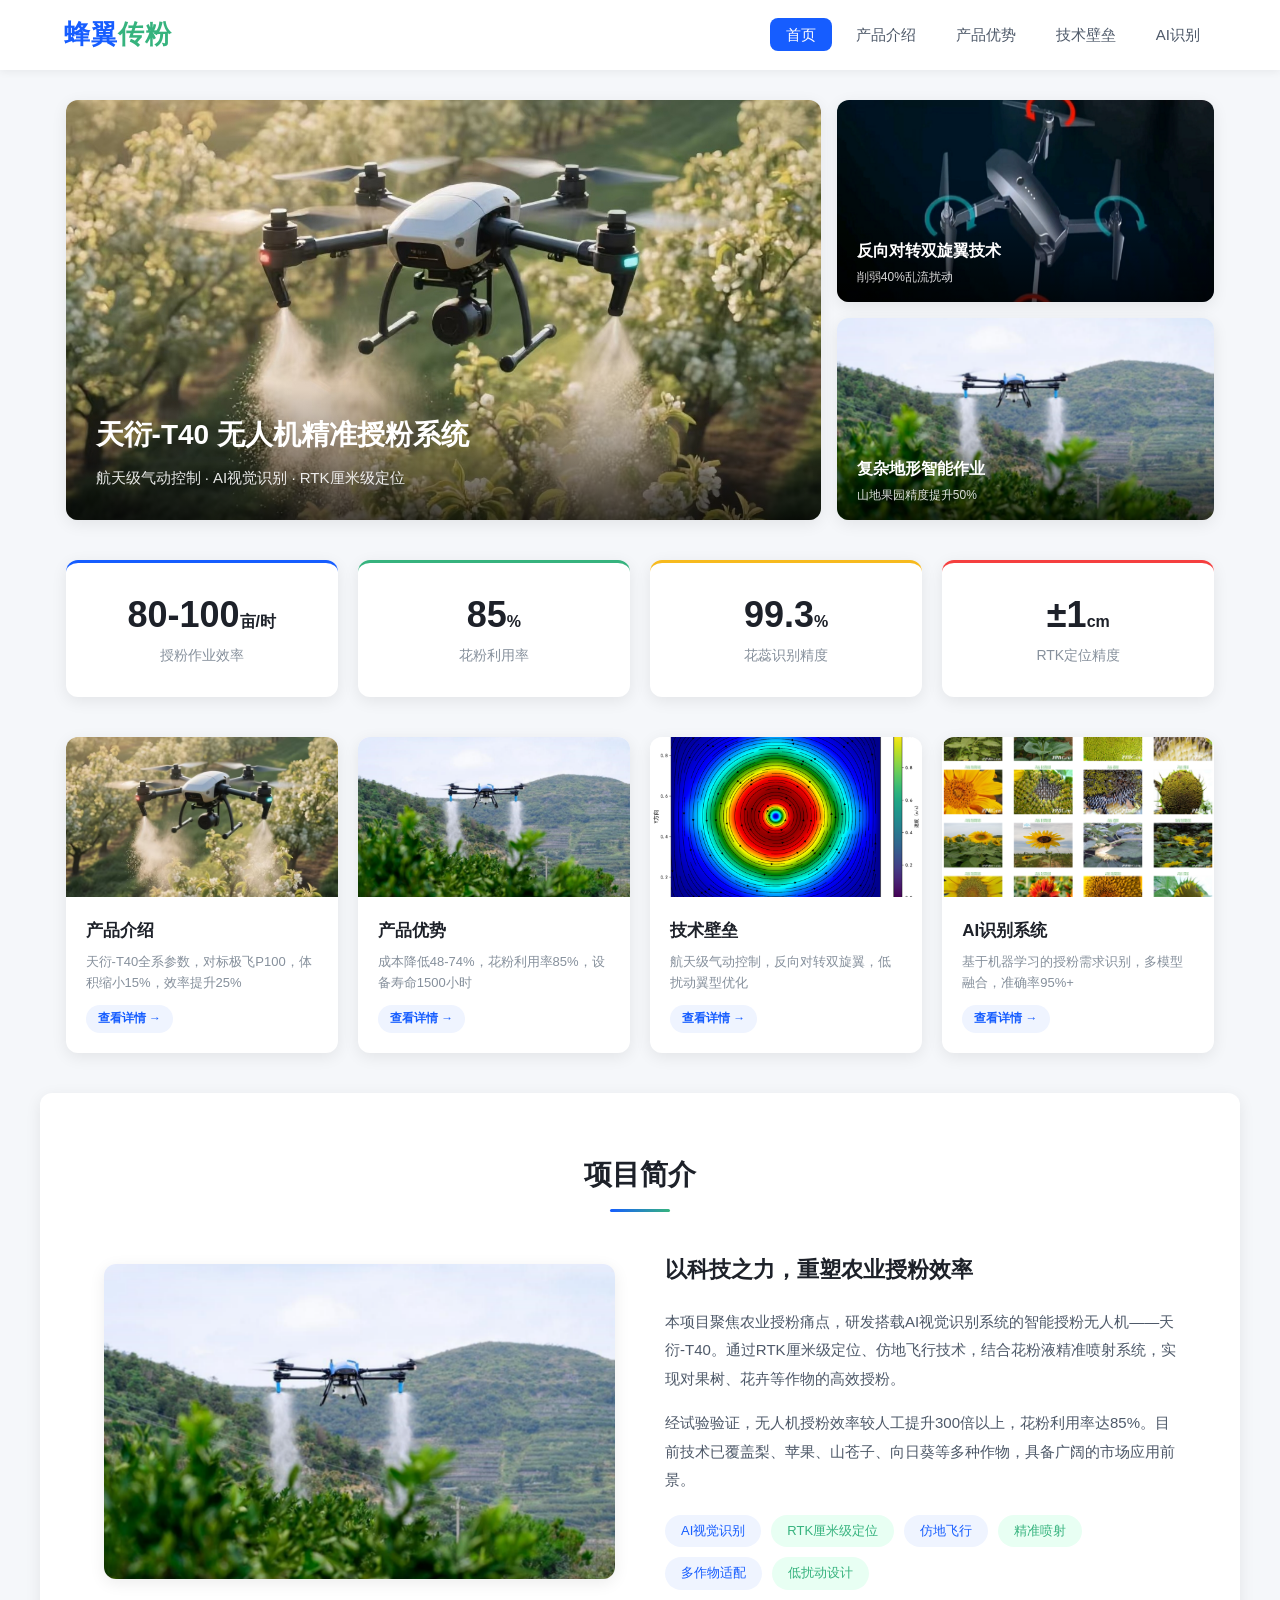
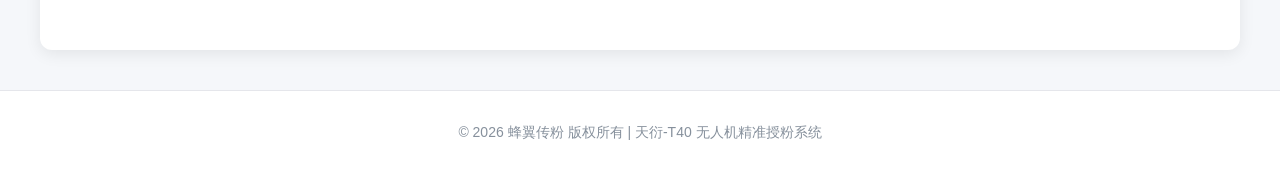
<file: index.html>
<!DOCTYPE html>
<html lang="zh-CN">
<head>
    <meta charset="UTF-8">
    <meta name="viewport" content="width=device-width, initial-scale=1.0">
    <title>蜂翼传粉 - 天衍-T40 无人机精准授粉系统</title>
    <link rel="stylesheet" href="css/style.css">
    <style>
        /* ===== 首页 Hero 区域 ===== */
        .hero {
            max-width: 1200px;
            margin: 30px auto;
            padding: 0 2%;
            display: grid;
            grid-template-columns: 2fr 1fr;
            grid-template-rows: 1fr 1fr;
            gap: 16px;
            height: 420px;
        }

        .hero-main {
            grid-row: 1 / 3;
            position: relative;
            border-radius: var(--radius);
            overflow: hidden;
            box-shadow: var(--shadow);
        }

        .hero-main img {
            width: 100%;
            height: 100%;
            object-fit: cover;
        }

        .hero-overlay {
            position: absolute;
            bottom: 0;
            left: 0;
            right: 0;
            padding: 30px;
            background: linear-gradient(transparent, rgba(0, 0, 0, 0.7));
            color: var(--white);
        }

        .hero-overlay h2 {
            font-size: 28px;
            margin-bottom: 8px;
        }

        .hero-overlay p {
            font-size: 15px;
            opacity: 0.9;
        }

        .hero-side {
            position: relative;
            border-radius: var(--radius);
            overflow: hidden;
            box-shadow: var(--shadow);
            transition: var(--transition);
        }

        .hero-side:hover {
            transform: scale(1.02);
        }

        .hero-side img {
            width: 100%;
            height: 100%;
            object-fit: cover;
        }

        .hero-side-overlay {
            position: absolute;
            bottom: 0;
            left: 0;
            right: 0;
            padding: 15px 20px;
            background: linear-gradient(transparent, rgba(0, 0, 0, 0.65));
            color: var(--white);
        }

        .hero-side-overlay h3 {
            font-size: 16px;
            margin-bottom: 4px;
        }

        .hero-side-overlay p {
            font-size: 12px;
            opacity: 0.85;
        }

        /* ===== 数据亮点 ===== */
        .stats-bar {
            max-width: 1200px;
            margin: 40px auto;
            padding: 0 2%;
            display: grid;
            grid-template-columns: repeat(4, 1fr);
            gap: 20px;
        }

        .stat-item {
            background: var(--white);
            border-radius: var(--radius);
            padding: 30px 20px;
            text-align: center;
            box-shadow: var(--shadow);
            transition: var(--transition);
            border-top: 3px solid transparent;
        }

        .stat-item:nth-child(1) { border-top-color: var(--primary-blue); }
        .stat-item:nth-child(2) { border-top-color: var(--primary-green); }
        .stat-item:nth-child(3) { border-top-color: #F7BA1E; }
        .stat-item:nth-child(4) { border-top-color: #F53F3F; }

        .stat-item:hover {
            transform: translateY(-4px);
            box-shadow: var(--shadow-hover);
        }

        .stat-number {
            font-size: 36px;
            font-weight: 800;
            color: var(--dark-text);
            line-height: 1.2;
        }

        .stat-unit {
            font-size: 16px;
            font-weight: 600;
        }

        .stat-label {
            font-size: 14px;
            color: var(--light-text);
            margin-top: 8px;
        }

        /* ===== 功能导航卡片 ===== */
        .feature-nav {
            max-width: 1200px;
            margin: 0 auto 40px;
            padding: 0 2%;
            display: grid;
            grid-template-columns: repeat(4, 1fr);
            gap: 20px;
        }

        .feature-card {
            background: var(--white);
            border-radius: var(--radius);
            overflow: hidden;
            box-shadow: var(--shadow);
            transition: var(--transition);
            text-decoration: none;
        }

        .feature-card:hover {
            transform: translateY(-6px);
            box-shadow: var(--shadow-hover);
        }

        .feature-card-img {
            height: 160px;
            overflow: hidden;
        }

        .feature-card-img img {
            width: 100%;
            height: 100%;
            object-fit: cover;
            transition: transform 0.4s ease;
        }

        .feature-card:hover .feature-card-img img {
            transform: scale(1.08);
        }

        .feature-card-body {
            padding: 20px;
        }

        .feature-card-body h3 {
            font-size: 17px;
            color: var(--dark-text);
            margin-bottom: 8px;
        }

        .feature-card-body p {
            font-size: 13px;
            color: var(--light-text);
            line-height: 1.6;
        }

        .feature-card-tag {
            display: inline-block;
            margin-top: 12px;
            padding: 4px 12px;
            border-radius: 20px;
            font-size: 12px;
            font-weight: 600;
            background: #EFF4FF;
            color: var(--primary-blue);
        }

        /* ===== 项目简介 ===== */
        .intro-section {
            display: grid;
            grid-template-columns: 1fr 1fr;
            gap: 50px;
            align-items: center;
        }

        .intro-img {
            border-radius: var(--radius);
            overflow: hidden;
            box-shadow: var(--shadow);
        }

        .intro-img img {
            width: 100%;
            height: 100%;
            object-fit: cover;
        }

        .intro-text h3 {
            font-size: 22px;
            color: var(--dark-text);
            margin-bottom: 20px;
        }

        .intro-text p {
            font-size: 15px;
            line-height: 1.9;
            color: var(--body-text);
            margin-bottom: 16px;
        }

        .intro-tags {
            display: flex;
            gap: 10px;
            flex-wrap: wrap;
            margin-top: 20px;
        }

        .intro-tag {
            padding: 6px 16px;
            border-radius: 20px;
            font-size: 13px;
            font-weight: 500;
        }

        .intro-tag:nth-child(odd) {
            background: #EFF4FF;
            color: var(--primary-blue);
        }

        .intro-tag:nth-child(even) {
            background: #E8FFF3;
            color: var(--primary-green);
        }

        @media (max-width: 768px) {
            .hero {
                grid-template-columns: 1fr;
                grid-template-rows: 250px 120px 120px;
                height: auto;
            }

            .hero-main {
                grid-row: auto;
            }

            .stats-bar,
            .feature-nav {
                grid-template-columns: repeat(2, 1fr);
            }

            .intro-section {
                grid-template-columns: 1fr;
            }
        }
    </style>
</head>
<body>
    <!-- 导航 -->
    <nav class="navbar">
        <div class="nav-container">
            <a href="index.html" class="logo">蜂翼<span>传粉</span></a>
            <ul class="nav-menu">
                <li><a href="index.html" class="active">首页</a></li>
                <li><a href="product.html">产品介绍</a></li>
                <li><a href="advantage.html">产品优势</a></li>
                <li><a href="tech.html">技术壁垒</a></li>
                <li><a href="ai-vision.html">AI识别</a></li>
            </ul>
        </div>
    </nav>

    <!-- Hero 区域 -->
    <section class="hero">
        <a href="product.html" class="hero-main">
            <img src="images/image1.jpeg" alt="天衍-T40 无人机精准授粉系统">
            <div class="hero-overlay">
                <h2>天衍-T40 无人机精准授粉系统</h2>
                <p>航天级气动控制 · AI视觉识别 · RTK厘米级定位</p>
            </div>
        </a>
        <a href="tech.html" class="hero-side">
            <img src="images/image3.png" alt="反向对转双旋翼">
            <div class="hero-side-overlay">
                <h3>反向对转双旋翼技术</h3>
                <p>削弱40%乱流扰动</p>
            </div>
        </a>
        <a href="ai-vision.html" class="hero-side">
            <img src="images/image2.png" alt="山地作业">
            <div class="hero-side-overlay">
                <h3>复杂地形智能作业</h3>
                <p>山地果园精度提升50%</p>
            </div>
        </a>
    </section>

    <!-- 核心数据 -->
    <section class="stats-bar">
        <div class="stat-item">
            <div class="stat-number">80-100<span class="stat-unit">亩/时</span></div>
            <div class="stat-label">授粉作业效率</div>
        </div>
        <div class="stat-item">
            <div class="stat-number">85<span class="stat-unit">%</span></div>
            <div class="stat-label">花粉利用率</div>
        </div>
        <div class="stat-item">
            <div class="stat-number">99.3<span class="stat-unit">%</span></div>
            <div class="stat-label">花蕊识别精度</div>
        </div>
        <div class="stat-item">
            <div class="stat-number">±1<span class="stat-unit">cm</span></div>
            <div class="stat-label">RTK定位精度</div>
        </div>
    </section>

    <!-- 功能导航 -->
    <section class="feature-nav">
        <a href="product.html" class="feature-card">
            <div class="feature-card-img">
                <img src="images/image1.jpeg" alt="产品介绍">
            </div>
            <div class="feature-card-body">
                <h3>产品介绍</h3>
                <p>天衍-T40全系参数，对标极飞P100，体积缩小15%，效率提升25%</p>
                <span class="feature-card-tag">查看详情 →</span>
            </div>
        </a>
        <a href="advantage.html" class="feature-card">
            <div class="feature-card-img">
                <img src="images/image2.png" alt="产品优势">
            </div>
            <div class="feature-card-body">
                <h3>产品优势</h3>
                <p>成本降低48-74%，花粉利用率85%，设备寿命1500小时</p>
                <span class="feature-card-tag">查看详情 →</span>
            </div>
        </a>
        <a href="tech.html" class="feature-card">
            <div class="feature-card-img">
                <img src="images/image5.png" alt="技术壁垒">
            </div>
            <div class="feature-card-body">
                <h3>技术壁垒</h3>
                <p>航天级气动控制，反向对转双旋翼，低扰动翼型优化</p>
                <span class="feature-card-tag">查看详情 →</span>
            </div>
        </a>
        <a href="ai-vision.html" class="feature-card">
            <div class="feature-card-img">
                <img src="images/image9.png" alt="AI识别系统">
            </div>
            <div class="feature-card-body">
                <h3>AI识别系统</h3>
                <p>基于机器学习的授粉需求识别，多模型融合，准确率95%+</p>
                <span class="feature-card-tag">查看详情 →</span>
            </div>
        </a>
    </section>

    <!-- 项目简介 -->
    <section class="container">
        <h2 class="section-title">项目简介</h2>
        <div class="intro-section">
            <div class="intro-img">
                <img src="images/image2.png" alt="项目示意图">
            </div>
            <div class="intro-text">
                <h3>以科技之力，重塑农业授粉效率</h3>
                <p>本项目聚焦农业授粉痛点，研发搭载AI视觉识别系统的智能授粉无人机——天衍-T40。通过RTK厘米级定位、仿地飞行技术，结合花粉液精准喷射系统，实现对果树、花卉等作物的高效授粉。</p>
                <p>经试验验证，无人机授粉效率较人工提升300倍以上，花粉利用率达85%。目前技术已覆盖梨、苹果、山苍子、向日葵等多种作物，具备广阔的市场应用前景。</p>
                <div class="intro-tags">
                    <span class="intro-tag">AI视觉识别</span>
                    <span class="intro-tag">RTK厘米级定位</span>
                    <span class="intro-tag">仿地飞行</span>
                    <span class="intro-tag">精准喷射</span>
                    <span class="intro-tag">多作物适配</span>
                    <span class="intro-tag">低扰动设计</span>
                </div>
            </div>
        </div>
    </section>

    <!-- 页脚 -->
    <footer class="footer">
        <p>© 2026 蜂翼传粉 版权所有 | 天衍-T40 无人机精准授粉系统</p>
    </footer>
</body>
</html>
</file>
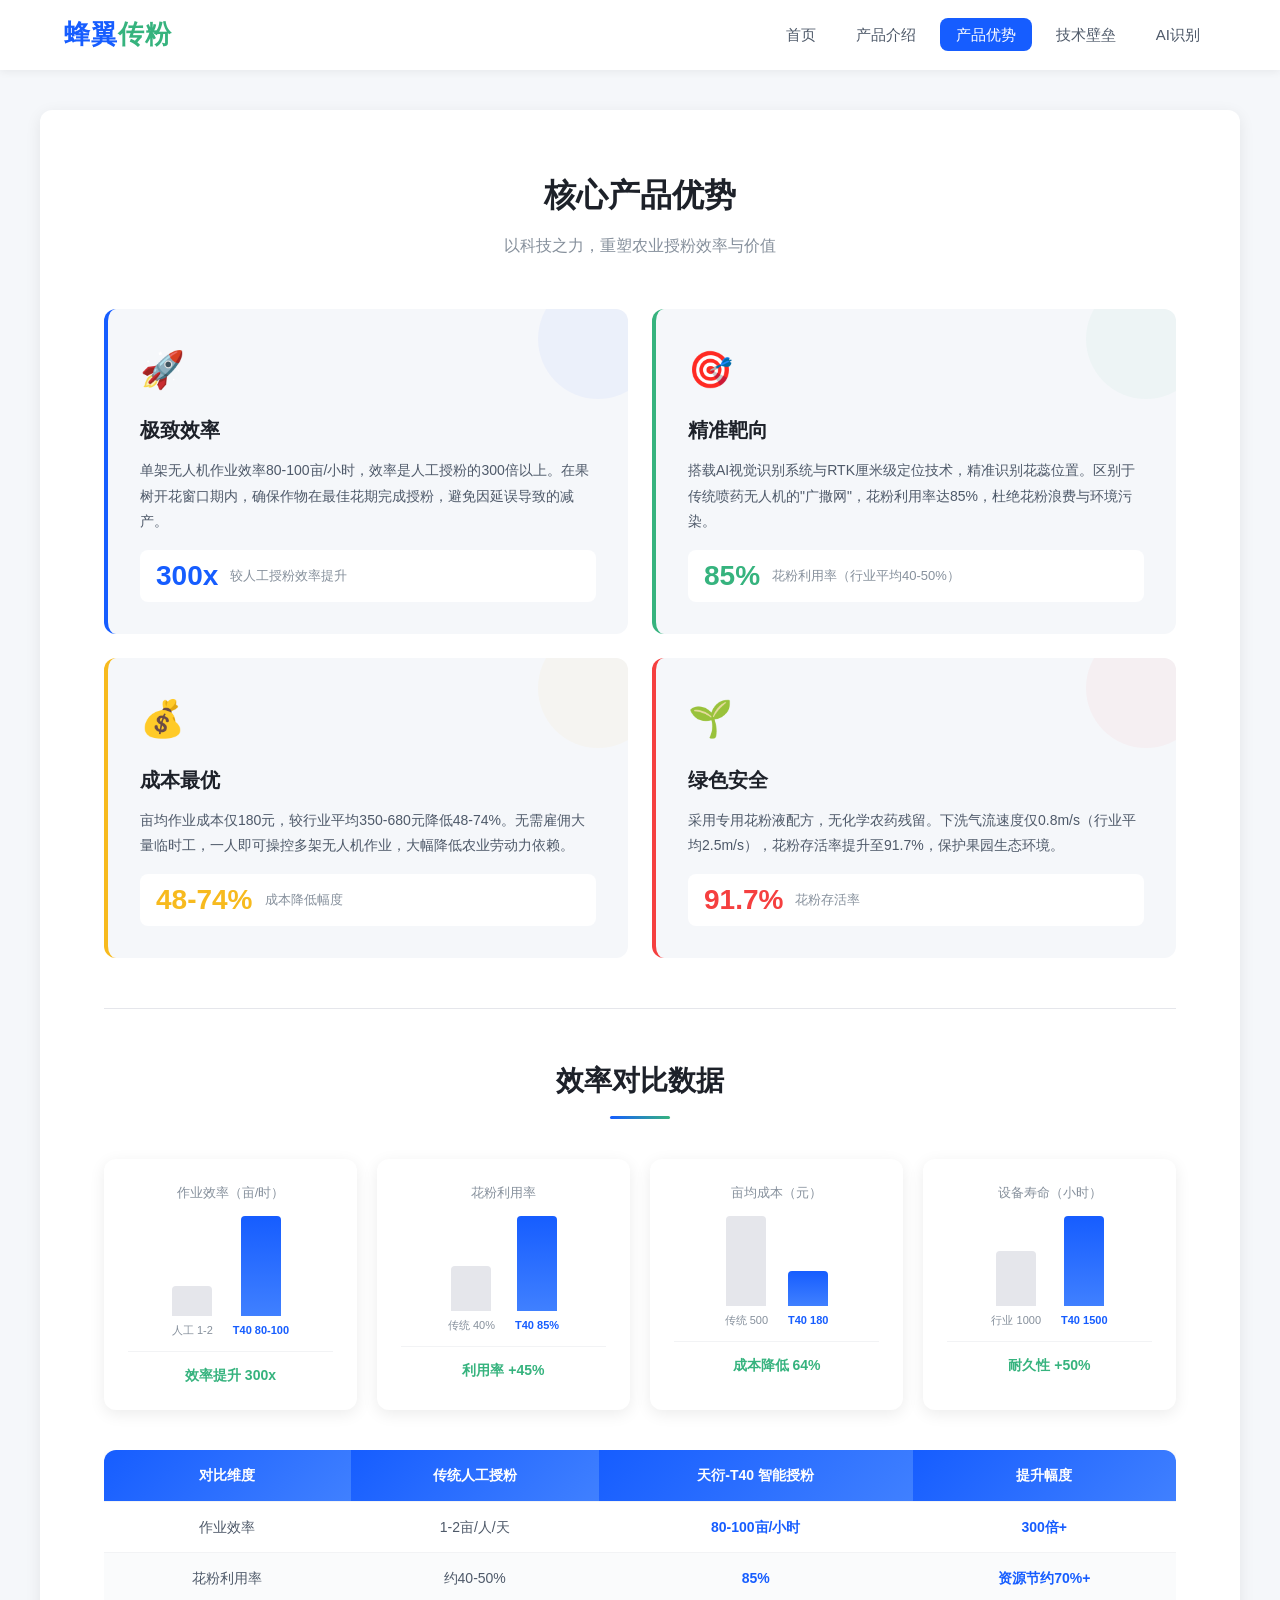
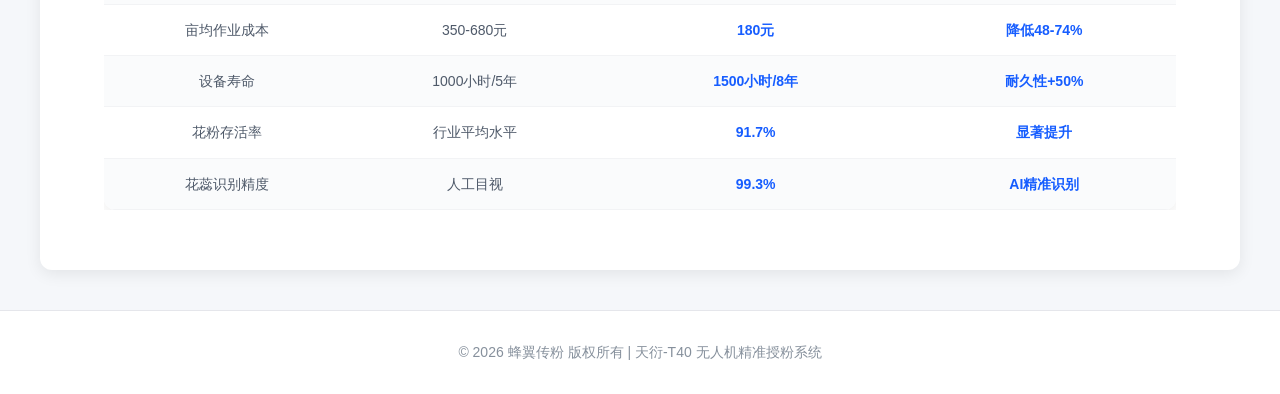
<file: advantage.html>
<!DOCTYPE html>
<html lang="zh-CN">
<head>
    <meta charset="UTF-8">
    <meta name="viewport" content="width=device-width, initial-scale=1.0">
    <title>蜂翼传粉 - 产品优势</title>
    <link rel="stylesheet" href="css/style.css">
    <style>
        /* ===== 优势卡片 ===== */
        .advantages-grid {
            display: grid;
            grid-template-columns: repeat(2, 1fr);
            gap: 24px;
            margin-bottom: 50px;
        }

        .advantage-card {
            background: var(--light-bg);
            padding: 32px;
            border-radius: var(--radius);
            border-left: 4px solid var(--primary-blue);
            transition: var(--transition);
            position: relative;
            overflow: hidden;
        }

        .advantage-card::before {
            content: "";
            position: absolute;
            top: 0;
            right: 0;
            width: 120px;
            height: 120px;
            border-radius: 50%;
            background: rgba(22, 93, 255, 0.04);
            transform: translate(30px, -30px);
        }

        .advantage-card:nth-child(2) { border-left-color: var(--primary-green); }
        .advantage-card:nth-child(2)::before { background: rgba(54, 179, 126, 0.04); }
        .advantage-card:nth-child(3) { border-left-color: #F7BA1E; }
        .advantage-card:nth-child(3)::before { background: rgba(247, 186, 30, 0.04); }
        .advantage-card:nth-child(4) { border-left-color: #F53F3F; }
        .advantage-card:nth-child(4)::before { background: rgba(245, 63, 63, 0.04); }

        .advantage-card:hover {
            transform: translateY(-4px);
            box-shadow: var(--shadow-hover);
            background: var(--white);
        }

        .advantage-icon {
            font-size: 36px;
            margin-bottom: 16px;
        }

        .advantage-card h3 {
            font-size: 20px;
            color: var(--dark-text);
            margin-bottom: 12px;
        }

        .advantage-card p {
            color: var(--body-text);
            line-height: 1.8;
            font-size: 14px;
        }

        .advantage-card .adv-data {
            margin-top: 16px;
            padding: 12px 16px;
            background: var(--white);
            border-radius: 8px;
            display: flex;
            align-items: center;
            gap: 12px;
        }

        .advantage-card:hover .adv-data {
            background: var(--light-bg);
        }

        .adv-data-num {
            font-size: 28px;
            font-weight: 800;
            color: var(--primary-blue);
            line-height: 1;
        }

        .advantage-card:nth-child(2) .adv-data-num { color: var(--primary-green); }
        .advantage-card:nth-child(3) .adv-data-num { color: #F7BA1E; }
        .advantage-card:nth-child(4) .adv-data-num { color: #F53F3F; }

        .adv-data-desc {
            font-size: 13px;
            color: var(--light-text);
        }

        /* ===== 对比表格 ===== */
        .compare-section {
            margin-top: 50px;
        }

        .compare-cards {
            display: grid;
            grid-template-columns: repeat(4, 1fr);
            gap: 20px;
            margin-bottom: 40px;
        }

        .compare-card {
            background: var(--white);
            border-radius: var(--radius);
            padding: 24px;
            text-align: center;
            box-shadow: var(--shadow);
            transition: var(--transition);
        }

        .compare-card:hover {
            transform: translateY(-4px);
            box-shadow: var(--shadow-hover);
        }

        .compare-card-label {
            font-size: 13px;
            color: var(--light-text);
            margin-bottom: 12px;
        }

        .compare-card-row {
            display: flex;
            justify-content: center;
            align-items: flex-end;
            gap: 20px;
            margin-bottom: 12px;
        }

        .compare-old {
            text-align: center;
        }

        .compare-old .bar {
            width: 40px;
            background: #E5E6EB;
            border-radius: 4px 4px 0 0;
            margin: 0 auto 6px;
        }

        .compare-old .label {
            font-size: 11px;
            color: var(--light-text);
        }

        .compare-new {
            text-align: center;
        }

        .compare-new .bar {
            width: 40px;
            background: linear-gradient(180deg, var(--primary-blue), #4080FF);
            border-radius: 4px 4px 0 0;
            margin: 0 auto 6px;
        }

        .compare-new .label {
            font-size: 11px;
            color: var(--primary-blue);
            font-weight: 600;
        }

        .compare-card-result {
            font-size: 14px;
            font-weight: 700;
            color: var(--primary-green);
            padding-top: 12px;
            border-top: 1px solid #F2F3F5;
        }

        /* ===== 经济性对比表 ===== */
        .econ-table-wrap {
            overflow-x: auto;
        }

        @media (max-width: 768px) {
            .advantages-grid {
                grid-template-columns: 1fr;
            }

            .compare-cards {
                grid-template-columns: repeat(2, 1fr);
            }
        }
    </style>
</head>
<body>
    <!-- 导航 -->
    <nav class="navbar">
        <div class="nav-container">
            <a href="index.html" class="logo">蜂翼<span>传粉</span></a>
            <ul class="nav-menu">
                <li><a href="index.html">首页</a></li>
                <li><a href="product.html">产品介绍</a></li>
                <li><a href="advantage.html" class="active">产品优势</a></li>
                <li><a href="tech.html">技术壁垒</a></li>
                <li><a href="ai-vision.html">AI识别</a></li>
            </ul>
        </div>
    </nav>

    <section class="container">
        <h1 class="page-title">核心产品优势</h1>
        <p class="sub-title">以科技之力，重塑农业授粉效率与价值</p>

        <!-- 四大优势 -->
        <div class="advantages-grid">
            <div class="advantage-card">
                <div class="advantage-icon">🚀</div>
                <h3>极致效率</h3>
                <p>单架无人机作业效率80-100亩/小时，效率是人工授粉的300倍以上。在果树开花窗口期内，确保作物在最佳花期完成授粉，避免因延误导致的减产。</p>
                <div class="adv-data">
                    <div class="adv-data-num">300x</div>
                    <div class="adv-data-desc">较人工授粉效率提升</div>
                </div>
            </div>
            <div class="advantage-card">
                <div class="advantage-icon">🎯</div>
                <h3>精准靶向</h3>
                <p>搭载AI视觉识别系统与RTK厘米级定位技术，精准识别花蕊位置。区别于传统喷药无人机的"广撒网"，花粉利用率达85%，杜绝花粉浪费与环境污染。</p>
                <div class="adv-data">
                    <div class="adv-data-num">85%</div>
                    <div class="adv-data-desc">花粉利用率（行业平均40-50%）</div>
                </div>
            </div>
            <div class="advantage-card">
                <div class="advantage-icon">💰</div>
                <h3>成本最优</h3>
                <p>亩均作业成本仅180元，较行业平均350-680元降低48-74%。无需雇佣大量临时工，一人即可操控多架无人机作业，大幅降低农业劳动力依赖。</p>
                <div class="adv-data">
                    <div class="adv-data-num">48-74%</div>
                    <div class="adv-data-desc">成本降低幅度</div>
                </div>
            </div>
            <div class="advantage-card">
                <div class="advantage-icon">🌱</div>
                <h3>绿色安全</h3>
                <p>采用专用花粉液配方，无化学农药残留。下洗气流速度仅0.8m/s（行业平均2.5m/s），花粉存活率提升至91.7%，保护果园生态环境。</p>
                <div class="adv-data">
                    <div class="adv-data-num">91.7%</div>
                    <div class="adv-data-desc">花粉存活率</div>
                </div>
            </div>
        </div>

        <div class="divider"></div>

        <!-- 可视化对比 -->
        <div class="compare-section">
            <h2 class="section-title">效率对比数据</h2>

            <div class="compare-cards">
                <div class="compare-card">
                    <div class="compare-card-label">作业效率（亩/时）</div>
                    <div class="compare-card-row">
                        <div class="compare-old">
                            <div class="bar" style="height: 30px;"></div>
                            <div class="label">人工 1-2</div>
                        </div>
                        <div class="compare-new">
                            <div class="bar" style="height: 100px;"></div>
                            <div class="label">T40 80-100</div>
                        </div>
                    </div>
                    <div class="compare-card-result">效率提升 300x</div>
                </div>
                <div class="compare-card">
                    <div class="compare-card-label">花粉利用率</div>
                    <div class="compare-card-row">
                        <div class="compare-old">
                            <div class="bar" style="height: 45px;"></div>
                            <div class="label">传统 40%</div>
                        </div>
                        <div class="compare-new">
                            <div class="bar" style="height: 95px;"></div>
                            <div class="label">T40 85%</div>
                        </div>
                    </div>
                    <div class="compare-card-result">利用率 +45%</div>
                </div>
                <div class="compare-card">
                    <div class="compare-card-label">亩均成本（元）</div>
                    <div class="compare-card-row">
                        <div class="compare-old">
                            <div class="bar" style="height: 90px;"></div>
                            <div class="label">传统 500</div>
                        </div>
                        <div class="compare-new">
                            <div class="bar" style="height: 35px;"></div>
                            <div class="label">T40 180</div>
                        </div>
                    </div>
                    <div class="compare-card-result">成本降低 64%</div>
                </div>
                <div class="compare-card">
                    <div class="compare-card-label">设备寿命（小时）</div>
                    <div class="compare-card-row">
                        <div class="compare-old">
                            <div class="bar" style="height: 55px;"></div>
                            <div class="label">行业 1000</div>
                        </div>
                        <div class="compare-new">
                            <div class="bar" style="height: 90px;"></div>
                            <div class="label">T40 1500</div>
                        </div>
                    </div>
                    <div class="compare-card-result">耐久性 +50%</div>
                </div>
            </div>

            <!-- 详细对比表 -->
            <div class="econ-table-wrap">
                <table class="data-table">
                    <thead>
                        <tr>
                            <th>对比维度</th>
                            <th>传统人工授粉</th>
                            <th>天衍-T40 智能授粉</th>
                            <th>提升幅度</th>
                        </tr>
                    </thead>
                    <tbody>
                        <tr>
                            <td>作业效率</td>
                            <td>1-2亩/人/天</td>
                            <td><span class="highlight">80-100亩/小时</span></td>
                            <td><span class="highlight">300倍+</span></td>
                        </tr>
                        <tr>
                            <td>花粉利用率</td>
                            <td>约40-50%</td>
                            <td><span class="highlight">85%</span></td>
                            <td><span class="highlight">资源节约70%+</span></td>
                        </tr>
                        <tr>
                            <td>亩均作业成本</td>
                            <td>350-680元</td>
                            <td><span class="highlight">180元</span></td>
                            <td><span class="highlight">降低48-74%</span></td>
                        </tr>
                        <tr>
                            <td>设备寿命</td>
                            <td>1000小时/5年</td>
                            <td><span class="highlight">1500小时/8年</span></td>
                            <td><span class="highlight">耐久性+50%</span></td>
                        </tr>
                        <tr>
                            <td>花粉存活率</td>
                            <td>行业平均水平</td>
                            <td><span class="highlight">91.7%</span></td>
                            <td><span class="highlight">显著提升</span></td>
                        </tr>
                        <tr>
                            <td>花蕊识别精度</td>
                            <td>人工目视</td>
                            <td><span class="highlight">99.3%</span></td>
                            <td><span class="highlight">AI精准识别</span></td>
                        </tr>
                    </tbody>
                </table>
            </div>
        </div>
    </section>

    <!-- 页脚 -->
    <footer class="footer">
        <p>© 2026 蜂翼传粉 版权所有 | 天衍-T40 无人机精准授粉系统</p>
    </footer>
</body>
</html>
</file>
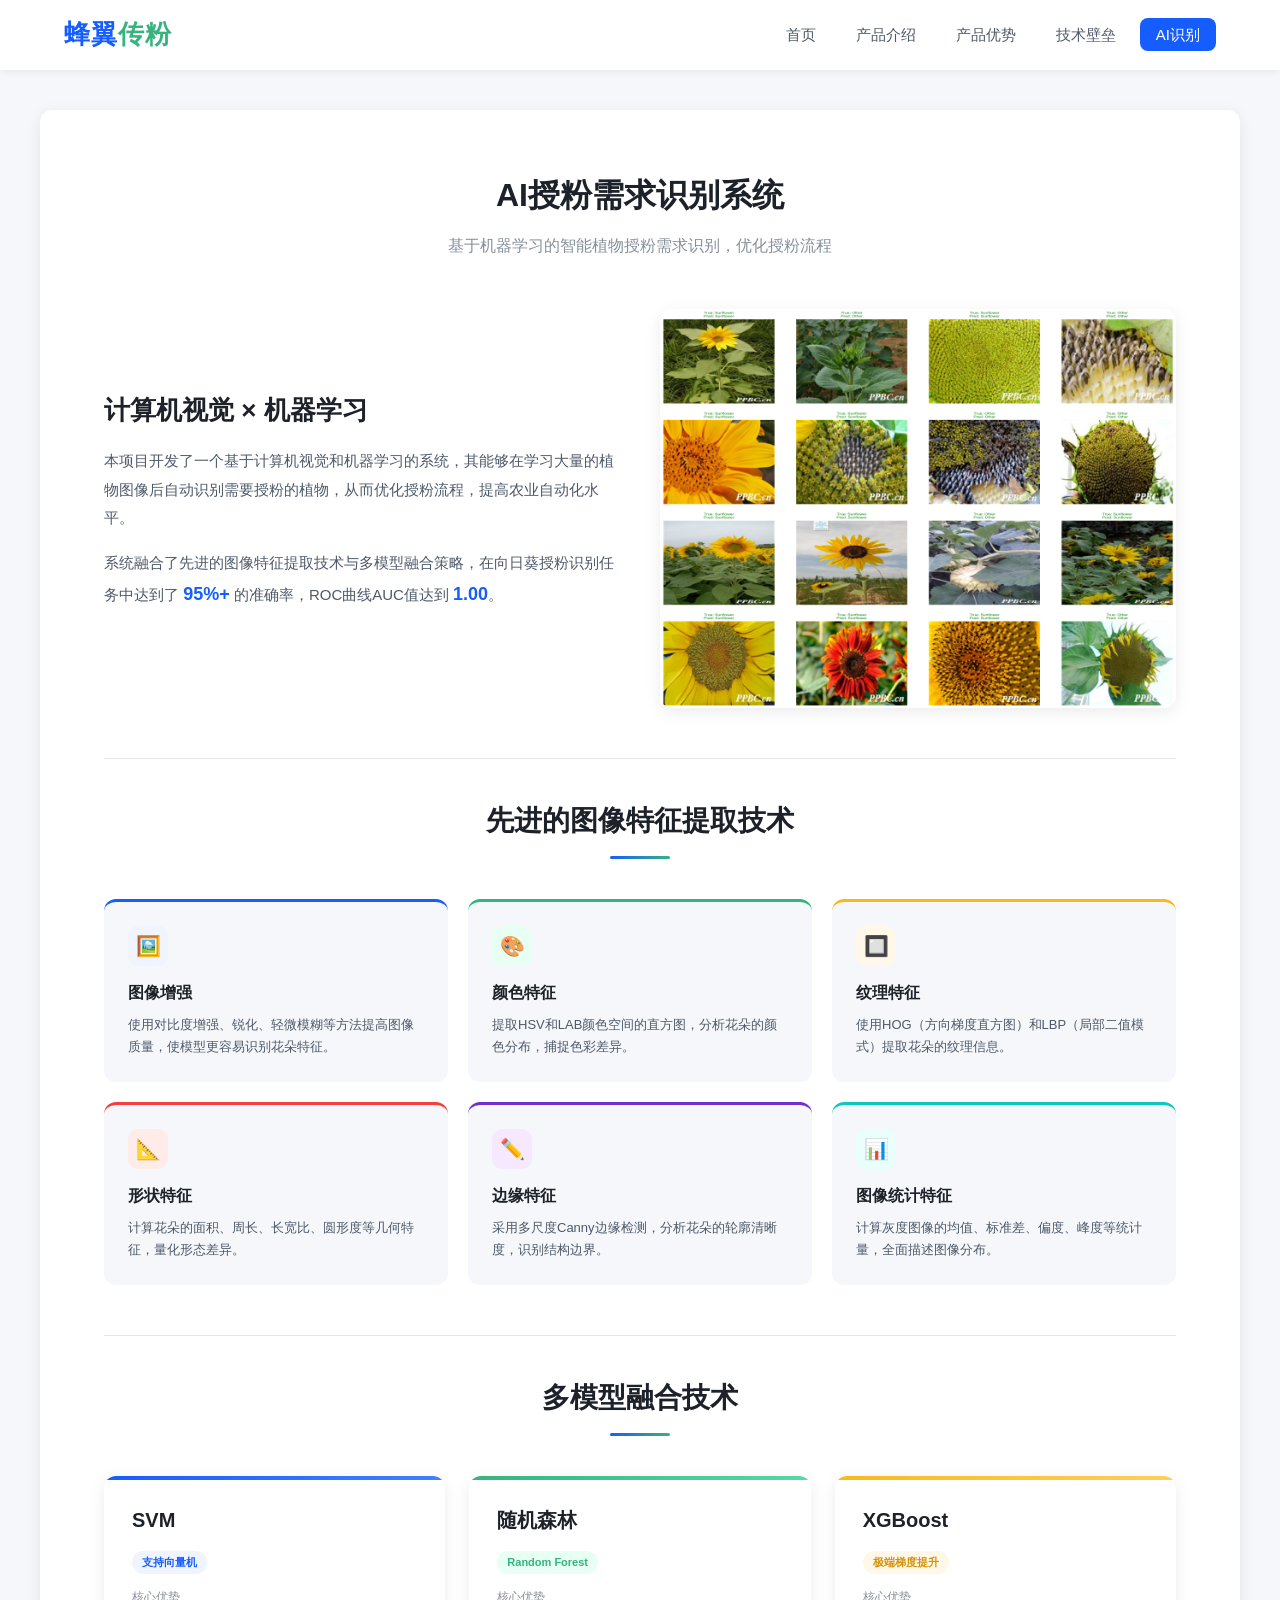
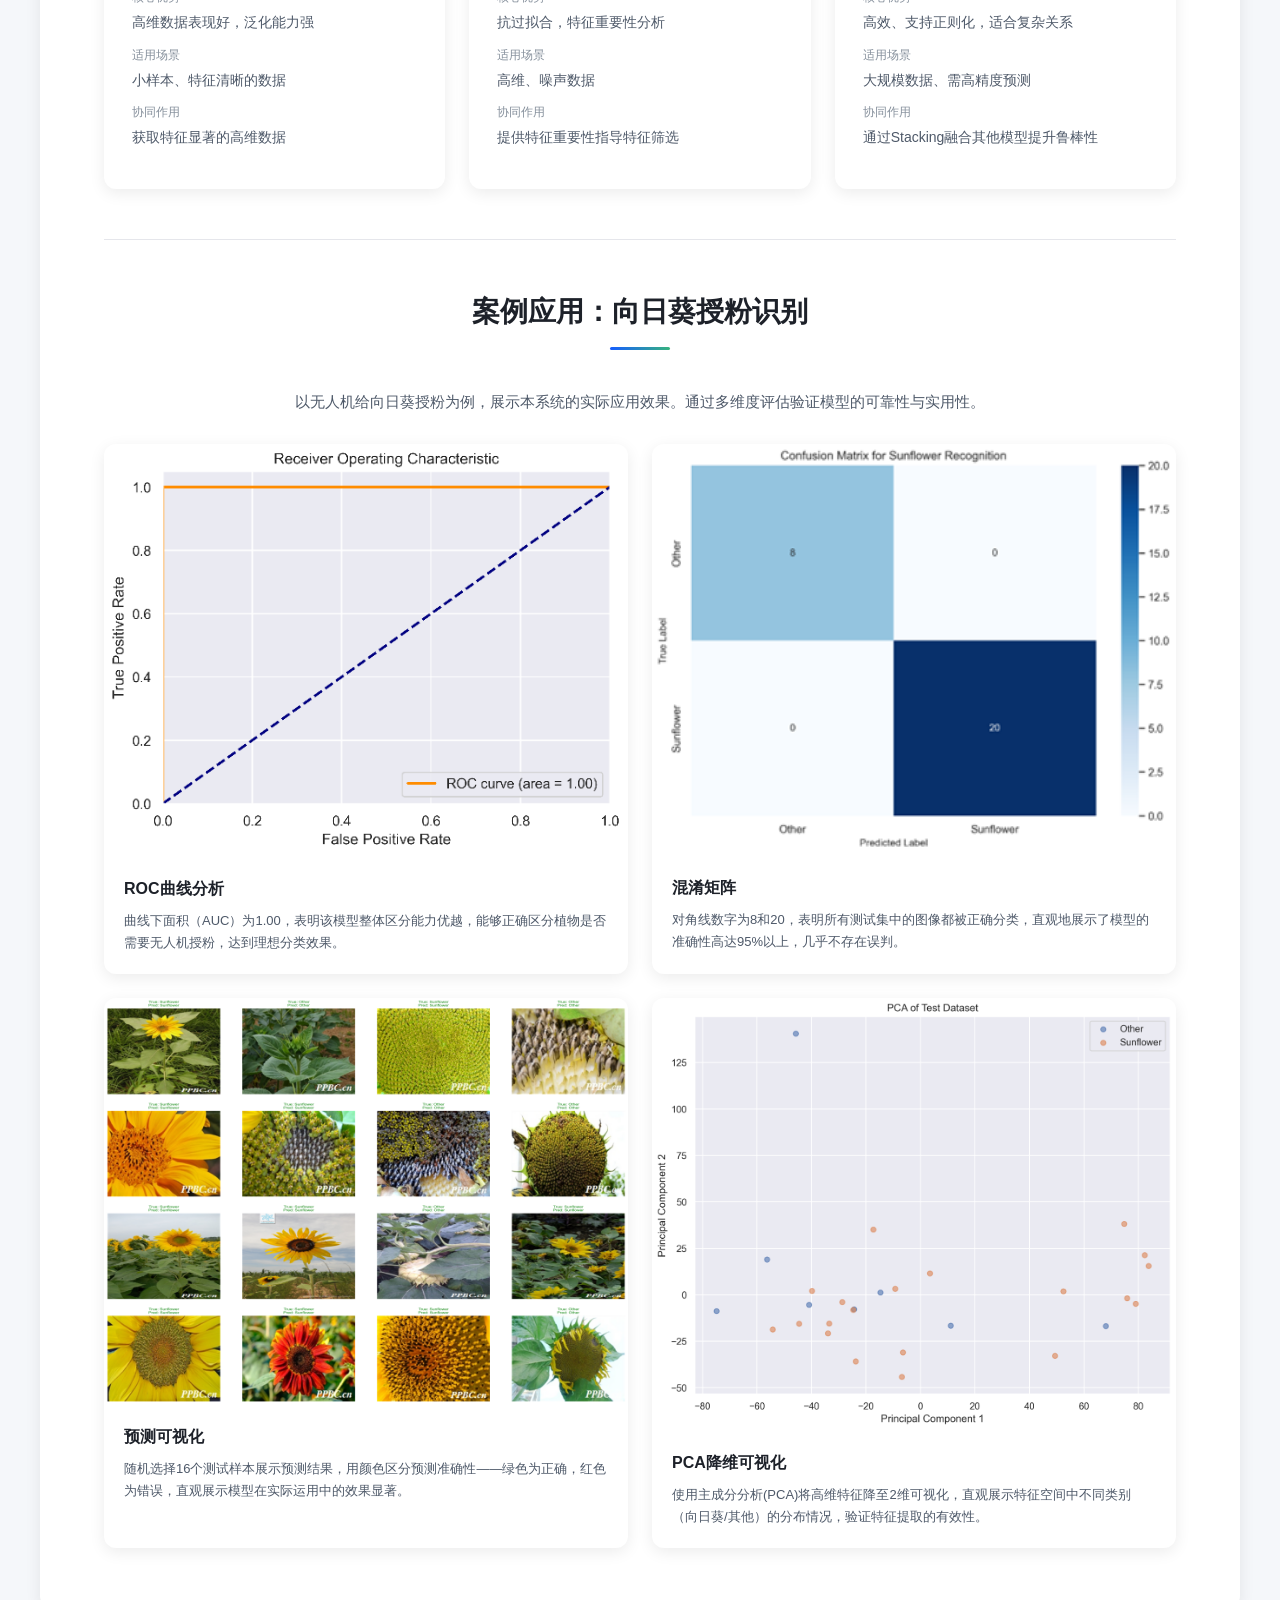
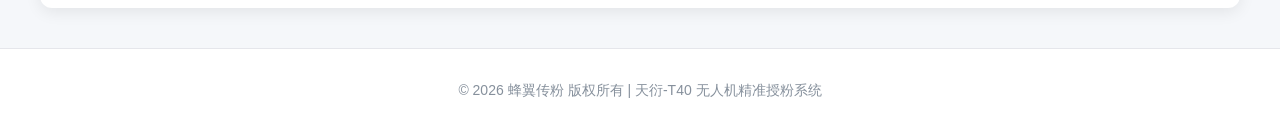
<file: ai-vision.html>
<!DOCTYPE html>
<html lang="zh-CN">
<head>
    <meta charset="UTF-8">
    <meta name="viewport" content="width=device-width, initial-scale=1.0">
    <title>蜂翼传粉 - AI识别系统</title>
    <link rel="stylesheet" href="css/style.css">
    <style>
        /* ===== 系统介绍 ===== */
        .system-intro {
            display: grid;
            grid-template-columns: 1fr 1fr;
            gap: 40px;
            align-items: center;
            margin-bottom: 50px;
        }

        .system-intro-text h2 {
            font-size: 26px;
            color: var(--dark-text);
            margin-bottom: 16px;
        }

        .system-intro-text p {
            font-size: 15px;
            line-height: 1.9;
            color: var(--body-text);
            margin-bottom: 16px;
        }

        .system-intro-img {
            border-radius: var(--radius);
            overflow: hidden;
            box-shadow: var(--shadow);
        }

        .system-intro-img img {
            width: 100%;
            display: block;
        }

        /* ===== 特征提取技术 ===== */
        .feature-section {
            margin-bottom: 50px;
        }

        .feature-grid {
            display: grid;
            grid-template-columns: repeat(3, 1fr);
            gap: 20px;
        }

        .feature-item {
            padding: 24px;
            background: var(--light-bg);
            border-radius: var(--radius);
            transition: var(--transition);
            border-top: 3px solid transparent;
        }

        .feature-item:nth-child(1) { border-top-color: var(--primary-blue); }
        .feature-item:nth-child(2) { border-top-color: var(--primary-green); }
        .feature-item:nth-child(3) { border-top-color: #F7BA1E; }
        .feature-item:nth-child(4) { border-top-color: #F53F3F; }
        .feature-item:nth-child(5) { border-top-color: #722ED1; }
        .feature-item:nth-child(6) { border-top-color: #0FC6C2; }

        .feature-item:hover {
            background: var(--white);
            box-shadow: var(--shadow);
            transform: translateY(-3px);
        }

        .feature-item-icon {
            width: 40px;
            height: 40px;
            border-radius: 10px;
            display: flex;
            align-items: center;
            justify-content: center;
            font-size: 20px;
            margin-bottom: 14px;
        }

        .feature-item:nth-child(1) .feature-item-icon { background: #EFF4FF; }
        .feature-item:nth-child(2) .feature-item-icon { background: #E8FFF3; }
        .feature-item:nth-child(3) .feature-item-icon { background: #FFF7E8; }
        .feature-item:nth-child(4) .feature-item-icon { background: #FFECE8; }
        .feature-item:nth-child(5) .feature-item-icon { background: #F5E8FF; }
        .feature-item:nth-child(6) .feature-item-icon { background: #E8FFFB; }

        .feature-item h4 {
            font-size: 16px;
            color: var(--dark-text);
            margin-bottom: 8px;
        }

        .feature-item p {
            font-size: 13px;
            color: var(--body-text);
            line-height: 1.7;
        }

        /* ===== 模型融合 ===== */
        .model-section {
            margin-bottom: 50px;
        }

        .model-cards {
            display: grid;
            grid-template-columns: repeat(3, 1fr);
            gap: 24px;
        }

        .model-card {
            background: var(--white);
            border-radius: var(--radius);
            padding: 28px;
            box-shadow: var(--shadow);
            transition: var(--transition);
            position: relative;
            overflow: hidden;
        }

        .model-card::before {
            content: "";
            position: absolute;
            top: 0;
            left: 0;
            right: 0;
            height: 4px;
        }

        .model-card:nth-child(1)::before { background: linear-gradient(90deg, var(--primary-blue), #4080FF); }
        .model-card:nth-child(2)::before { background: linear-gradient(90deg, var(--primary-green), #57D9A3); }
        .model-card:nth-child(3)::before { background: linear-gradient(90deg, #F7BA1E, #FFCF5C); }

        .model-card:hover {
            transform: translateY(-4px);
            box-shadow: var(--shadow-hover);
        }

        .model-card h3 {
            font-size: 20px;
            color: var(--dark-text);
            margin-bottom: 12px;
        }

        .model-card-tag {
            display: inline-block;
            padding: 3px 10px;
            border-radius: 12px;
            font-size: 11px;
            font-weight: 600;
            margin-bottom: 14px;
        }

        .model-card:nth-child(1) .model-card-tag { background: #EFF4FF; color: var(--primary-blue); }
        .model-card:nth-child(2) .model-card-tag { background: #E8FFF3; color: var(--primary-green); }
        .model-card:nth-child(3) .model-card-tag { background: #FFF7E8; color: #D4920B; }

        .model-detail {
            margin-bottom: 12px;
        }

        .model-detail-label {
            font-size: 12px;
            color: var(--light-text);
            margin-bottom: 4px;
        }

        .model-detail-value {
            font-size: 14px;
            color: var(--body-text);
            line-height: 1.6;
        }

        /* ===== 案例展示 ===== */
        .case-section {
            margin-top: 50px;
        }

        .case-desc {
            text-align: center;
            font-size: 15px;
            color: var(--body-text);
            margin-bottom: 30px;
            max-width: 700px;
            margin-left: auto;
            margin-right: auto;
        }

        .result-grid {
            display: grid;
            grid-template-columns: repeat(2, 1fr);
            gap: 24px;
        }

        .result-card {
            background: var(--white);
            border-radius: var(--radius);
            overflow: hidden;
            box-shadow: var(--shadow);
            transition: var(--transition);
        }

        .result-card:hover {
            transform: translateY(-3px);
            box-shadow: var(--shadow-hover);
        }

        .result-card-img {
            overflow: hidden;
        }

        .result-card-img img {
            width: 100%;
            display: block;
        }

        .result-card-body {
            padding: 20px;
        }

        .result-card-body h4 {
            font-size: 16px;
            color: var(--dark-text);
            margin-bottom: 8px;
        }

        .result-card-body p {
            font-size: 13px;
            color: var(--body-text);
            line-height: 1.7;
        }

        @media (max-width: 768px) {
            .system-intro {
                grid-template-columns: 1fr;
            }

            .feature-grid,
            .model-cards {
                grid-template-columns: 1fr;
            }

            .result-grid {
                grid-template-columns: 1fr;
            }
        }
    </style>
</head>
<body>
    <!-- 导航 -->
    <nav class="navbar">
        <div class="nav-container">
            <a href="index.html" class="logo">蜂翼<span>传粉</span></a>
            <ul class="nav-menu">
                <li><a href="index.html">首页</a></li>
                <li><a href="product.html">产品介绍</a></li>
                <li><a href="advantage.html">产品优势</a></li>
                <li><a href="tech.html">技术壁垒</a></li>
                <li><a href="ai-vision.html" class="active">AI识别</a></li>
            </ul>
        </div>
    </nav>

    <section class="container">
        <h1 class="page-title">AI授粉需求识别系统</h1>
        <p class="sub-title">基于机器学习的智能植物授粉需求识别，优化授粉流程</p>

        <!-- 系统介绍 -->
        <div class="system-intro">
            <div class="system-intro-text">
                <h2>计算机视觉 × 机器学习</h2>
                <p>本项目开发了一个基于计算机视觉和机器学习的系统，其能够在学习大量的植物图像后自动识别需要授粉的植物，从而优化授粉流程，提高农业自动化水平。</p>
                <p>系统融合了先进的图像特征提取技术与多模型融合策略，在向日葵授粉识别任务中达到了 <strong style="color: var(--primary-blue); font-size: 18px;">95%+</strong> 的准确率，ROC曲线AUC值达到 <strong style="color: var(--primary-blue); font-size: 18px;">1.00</strong>。</p>
            </div>
            <div class="system-intro-img">
                <img src="images/image9.png" alt="预测可视化">
            </div>
        </div>

        <div class="divider"></div>

        <!-- 图像特征提取 -->
        <div class="feature-section">
            <h2 class="section-title">先进的图像特征提取技术</h2>
            <div class="feature-grid">
                <div class="feature-item">
                    <div class="feature-item-icon">🖼️</div>
                    <h4>图像增强</h4>
                    <p>使用对比度增强、锐化、轻微模糊等方法提高图像质量，使模型更容易识别花朵特征。</p>
                </div>
                <div class="feature-item">
                    <div class="feature-item-icon">🎨</div>
                    <h4>颜色特征</h4>
                    <p>提取HSV和LAB颜色空间的直方图，分析花朵的颜色分布，捕捉色彩差异。</p>
                </div>
                <div class="feature-item">
                    <div class="feature-item-icon">🔲</div>
                    <h4>纹理特征</h4>
                    <p>使用HOG（方向梯度直方图）和LBP（局部二值模式）提取花朵的纹理信息。</p>
                </div>
                <div class="feature-item">
                    <div class="feature-item-icon">📐</div>
                    <h4>形状特征</h4>
                    <p>计算花朵的面积、周长、长宽比、圆形度等几何特征，量化形态差异。</p>
                </div>
                <div class="feature-item">
                    <div class="feature-item-icon">✏️</div>
                    <h4>边缘特征</h4>
                    <p>采用多尺度Canny边缘检测，分析花朵的轮廓清晰度，识别结构边界。</p>
                </div>
                <div class="feature-item">
                    <div class="feature-item-icon">📊</div>
                    <h4>图像统计特征</h4>
                    <p>计算灰度图像的均值、标准差、偏度、峰度等统计量，全面描述图像分布。</p>
                </div>
            </div>
        </div>

        <div class="divider"></div>

        <!-- 多模型融合 -->
        <div class="model-section">
            <h2 class="section-title">多模型融合技术</h2>
            <div class="model-cards">
                <div class="model-card">
                    <h3>SVM</h3>
                    <span class="model-card-tag">支持向量机</span>
                    <div class="model-detail">
                        <div class="model-detail-label">核心优势</div>
                        <div class="model-detail-value">高维数据表现好，泛化能力强</div>
                    </div>
                    <div class="model-detail">
                        <div class="model-detail-label">适用场景</div>
                        <div class="model-detail-value">小样本、特征清晰的数据</div>
                    </div>
                    <div class="model-detail">
                        <div class="model-detail-label">协同作用</div>
                        <div class="model-detail-value">获取特征显著的高维数据</div>
                    </div>
                </div>
                <div class="model-card">
                    <h3>随机森林</h3>
                    <span class="model-card-tag">Random Forest</span>
                    <div class="model-detail">
                        <div class="model-detail-label">核心优势</div>
                        <div class="model-detail-value">抗过拟合，特征重要性分析</div>
                    </div>
                    <div class="model-detail">
                        <div class="model-detail-label">适用场景</div>
                        <div class="model-detail-value">高维、噪声数据</div>
                    </div>
                    <div class="model-detail">
                        <div class="model-detail-label">协同作用</div>
                        <div class="model-detail-value">提供特征重要性指导特征筛选</div>
                    </div>
                </div>
                <div class="model-card">
                    <h3>XGBoost</h3>
                    <span class="model-card-tag">极端梯度提升</span>
                    <div class="model-detail">
                        <div class="model-detail-label">核心优势</div>
                        <div class="model-detail-value">高效、支持正则化，适合复杂关系</div>
                    </div>
                    <div class="model-detail">
                        <div class="model-detail-label">适用场景</div>
                        <div class="model-detail-value">大规模数据、需高精度预测</div>
                    </div>
                    <div class="model-detail">
                        <div class="model-detail-label">协同作用</div>
                        <div class="model-detail-value">通过Stacking融合其他模型提升鲁棒性</div>
                    </div>
                </div>
            </div>
        </div>

        <div class="divider"></div>

        <!-- 案例应用 -->
        <div class="case-section">
            <h2 class="section-title">案例应用：向日葵授粉识别</h2>
            <p class="case-desc">以无人机给向日葵授粉为例，展示本系统的实际应用效果。通过多维度评估验证模型的可靠性与实用性。</p>

            <div class="result-grid">
                <div class="result-card">
                    <div class="result-card-img">
                        <img src="images/image7.png" alt="ROC曲线">
                    </div>
                    <div class="result-card-body">
                        <h4>ROC曲线分析</h4>
                        <p>曲线下面积（AUC）为1.00，表明该模型整体区分能力优越，能够正确区分植物是否需要无人机授粉，达到理想分类效果。</p>
                    </div>
                </div>
                <div class="result-card">
                    <div class="result-card-img">
                        <img src="images/image8.png" alt="混淆矩阵">
                    </div>
                    <div class="result-card-body">
                        <h4>混淆矩阵</h4>
                        <p>对角线数字为8和20，表明所有测试集中的图像都被正确分类，直观地展示了模型的准确性高达95%以上，几乎不存在误判。</p>
                    </div>
                </div>
                <div class="result-card">
                    <div class="result-card-img">
                        <img src="images/image9.png" alt="预测可视化">
                    </div>
                    <div class="result-card-body">
                        <h4>预测可视化</h4>
                        <p>随机选择16个测试样本展示预测结果，用颜色区分预测准确性——绿色为正确，红色为错误，直观展示模型在实际运用中的效果显著。</p>
                    </div>
                </div>
                <div class="result-card">
                    <div class="result-card-img">
                        <img src="images/image10.png" alt="PCA降维可视化">
                    </div>
                    <div class="result-card-body">
                        <h4>PCA降维可视化</h4>
                        <p>使用主成分分析(PCA)将高维特征降至2维可视化，直观展示特征空间中不同类别（向日葵/其他）的分布情况，验证特征提取的有效性。</p>
                    </div>
                </div>
            </div>
        </div>
    </section>

    <!-- 页脚 -->
    <footer class="footer">
        <p>© 2026 蜂翼传粉 版权所有 | 天衍-T40 无人机精准授粉系统</p>
    </footer>
</body>
</html>
</file>
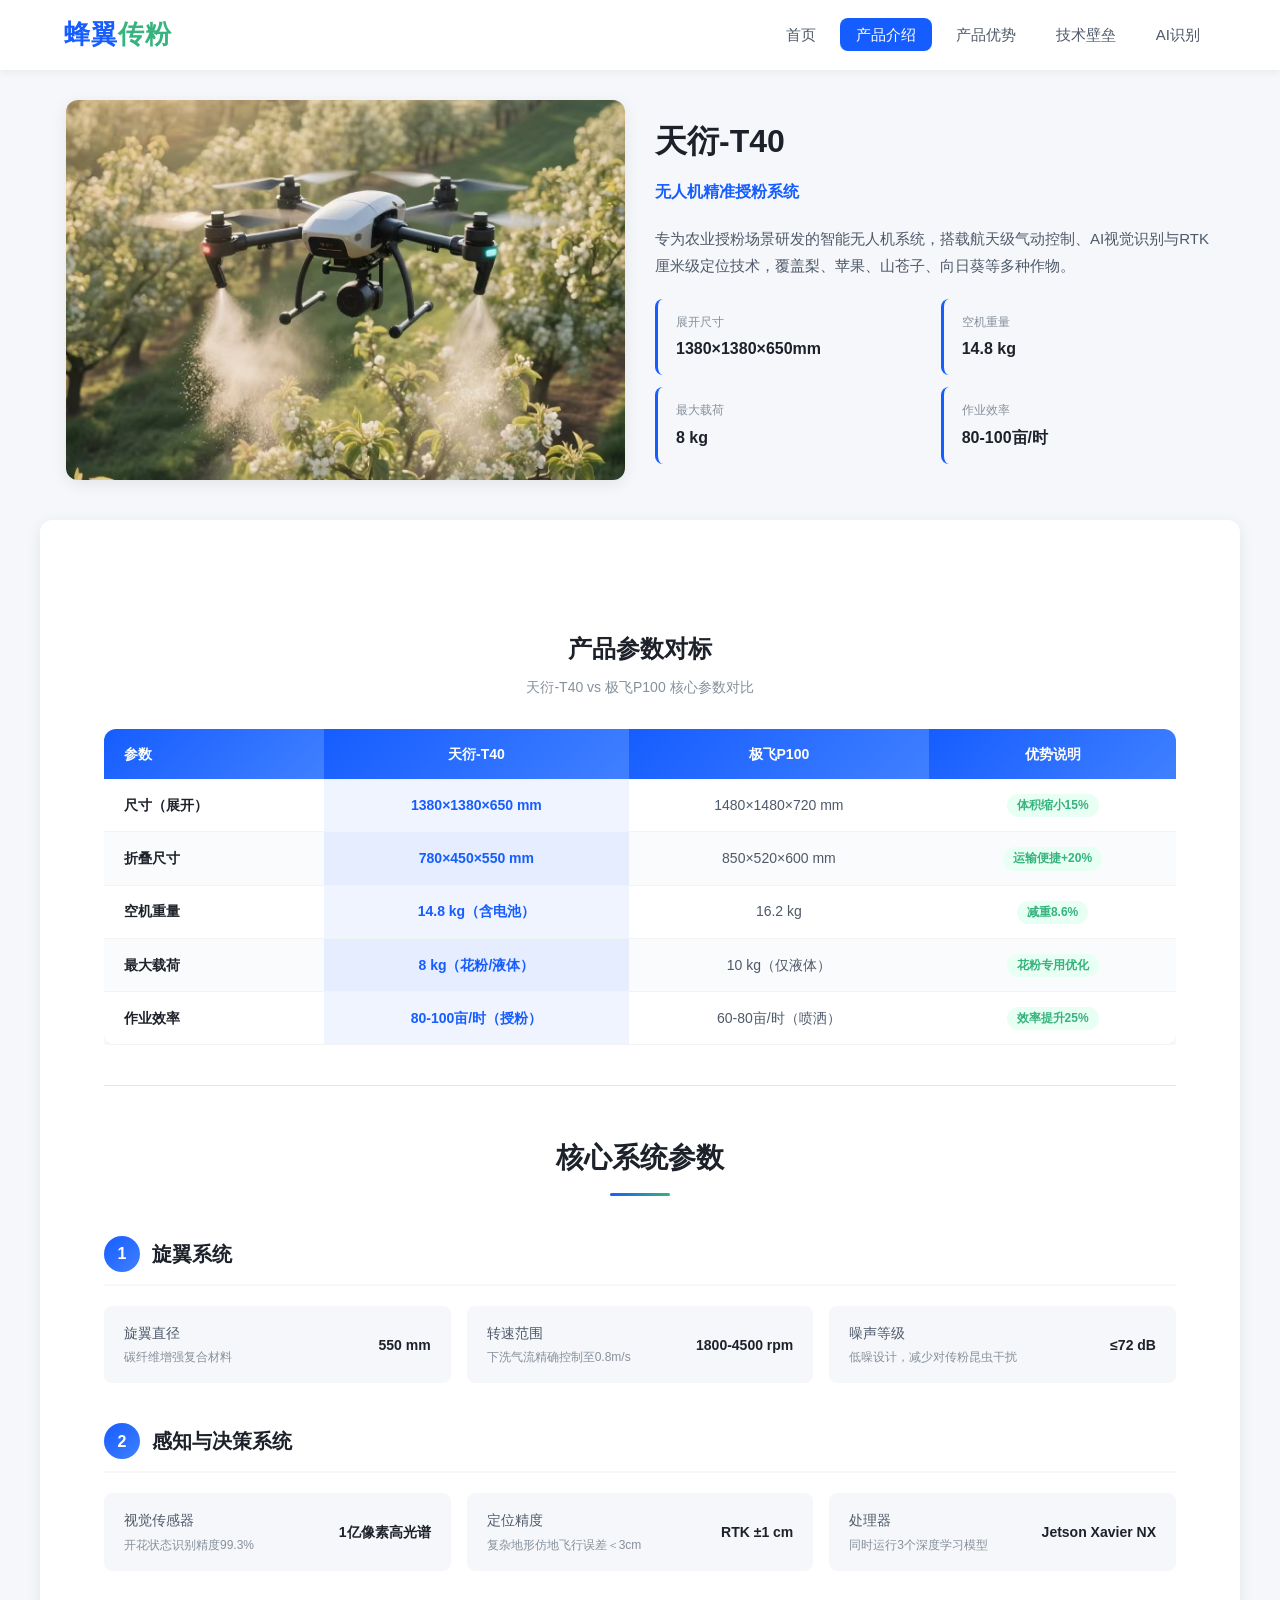
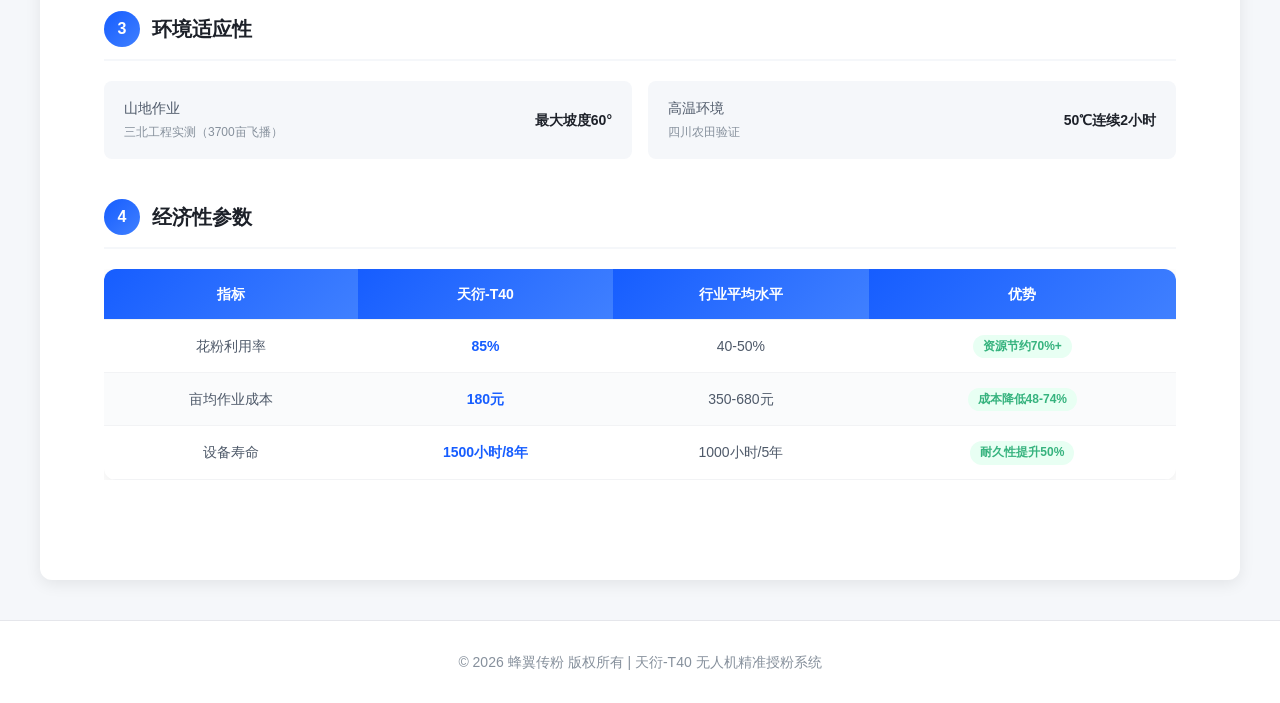
<file: product.html>
<!DOCTYPE html>
<html lang="zh-CN">
<head>
    <meta charset="UTF-8">
    <meta name="viewport" content="width=device-width, initial-scale=1.0">
    <title>蜂翼传粉 - 产品介绍</title>
    <link rel="stylesheet" href="css/style.css">
    <style>
        /* ===== 产品 Hero ===== */
        .product-hero {
            max-width: 1200px;
            margin: 30px auto;
            padding: 0 2%;
            display: grid;
            grid-template-columns: 1fr 1fr;
            gap: 30px;
            align-items: center;
        }

        .product-hero-img {
            border-radius: var(--radius);
            overflow: hidden;
            box-shadow: var(--shadow);
        }

        .product-hero-img img {
            width: 100%;
            height: 380px;
            object-fit: cover;
        }

        .product-hero-info h1 {
            font-size: 32px;
            color: var(--dark-text);
            margin-bottom: 12px;
        }

        .product-hero-info .product-subtitle {
            font-size: 16px;
            color: var(--primary-blue);
            font-weight: 600;
            margin-bottom: 20px;
        }

        .product-hero-info p {
            font-size: 15px;
            line-height: 1.8;
            color: var(--body-text);
            margin-bottom: 20px;
        }

        .quick-specs {
            display: grid;
            grid-template-columns: repeat(2, 1fr);
            gap: 12px;
        }

        .quick-spec {
            background: var(--light-bg);
            padding: 14px 18px;
            border-radius: 8px;
            border-left: 3px solid var(--primary-blue);
        }

        .quick-spec-label {
            font-size: 12px;
            color: var(--light-text);
            margin-bottom: 4px;
        }

        .quick-spec-value {
            font-size: 16px;
            font-weight: 700;
            color: var(--dark-text);
        }

        /* ===== 对标对比 ===== */
        .compare-section {
            margin-top: 50px;
        }

        .compare-header {
            text-align: center;
            margin-bottom: 30px;
        }

        .compare-header h2 {
            font-size: 24px;
            color: var(--dark-text);
            margin-bottom: 8px;
        }

        .compare-header p {
            color: var(--light-text);
            font-size: 14px;
        }

        .compare-table-wrap {
            overflow-x: auto;
        }

        .compare-table {
            width: 100%;
            border-collapse: separate;
            border-spacing: 0;
            border-radius: var(--radius);
            overflow: hidden;
            box-shadow: var(--shadow);
        }

        .compare-table th,
        .compare-table td {
            padding: 14px 20px;
            text-align: center;
            font-size: 14px;
        }

        .compare-table th {
            background: linear-gradient(135deg, var(--primary-blue), #4080FF);
            color: var(--white);
            font-weight: 600;
        }

        .compare-table th:first-child {
            text-align: left;
        }

        .compare-table td:first-child {
            text-align: left;
            font-weight: 600;
            color: var(--dark-text);
        }

        .compare-table td {
            border-bottom: 1px solid #F2F3F5;
        }

        .compare-table tr:nth-child(even) {
            background: #FAFBFC;
        }

        .compare-table .our-col {
            background: #EFF4FF;
            color: var(--primary-blue);
            font-weight: 700;
        }

        .compare-table tr:nth-child(even) .our-col {
            background: #E5EDFF;
        }

        .advantage-tag {
            display: inline-block;
            padding: 2px 10px;
            border-radius: 12px;
            font-size: 12px;
            background: #E8FFF3;
            color: var(--primary-green);
            font-weight: 600;
        }

        /* ===== 核心系统参数 ===== */
        .system-params {
            margin-top: 50px;
        }

        .param-group {
            margin-bottom: 40px;
        }

        .param-group-header {
            display: flex;
            align-items: center;
            gap: 12px;
            margin-bottom: 20px;
            padding-bottom: 12px;
            border-bottom: 2px solid var(--light-bg);
        }

        .param-group-num {
            width: 36px;
            height: 36px;
            border-radius: 50%;
            background: linear-gradient(135deg, var(--primary-blue), #4080FF);
            color: var(--white);
            display: flex;
            align-items: center;
            justify-content: center;
            font-weight: 700;
            font-size: 16px;
            flex-shrink: 0;
        }

        .param-group-header h3 {
            font-size: 20px;
            color: var(--dark-text);
        }

        .param-grid {
            display: grid;
            grid-template-columns: repeat(auto-fit, minmax(300px, 1fr));
            gap: 16px;
        }

        .param-item {
            display: flex;
            justify-content: space-between;
            align-items: center;
            padding: 16px 20px;
            background: var(--light-bg);
            border-radius: 8px;
            transition: var(--transition);
        }

        .param-item:hover {
            background: #EFF4FF;
        }

        .param-label {
            font-size: 14px;
            color: var(--body-text);
        }

        .param-value {
            font-size: 14px;
            font-weight: 600;
            color: var(--dark-text);
            text-align: right;
        }

        .param-support {
            font-size: 12px;
            color: var(--light-text);
            margin-top: 4px;
        }

        @media (max-width: 768px) {
            .product-hero {
                grid-template-columns: 1fr;
            }

            .quick-specs {
                grid-template-columns: 1fr;
            }
        }
    </style>
</head>
<body>
    <!-- 导航 -->
    <nav class="navbar">
        <div class="nav-container">
            <a href="index.html" class="logo">蜂翼<span>传粉</span></a>
            <ul class="nav-menu">
                <li><a href="index.html">首页</a></li>
                <li><a href="product.html" class="active">产品介绍</a></li>
                <li><a href="advantage.html">产品优势</a></li>
                <li><a href="tech.html">技术壁垒</a></li>
                <li><a href="ai-vision.html">AI识别</a></li>
            </ul>
        </div>
    </nav>

    <!-- 产品 Hero -->
    <section class="product-hero">
        <div class="product-hero-img">
            <img src="images/image1.jpeg" alt="天衍-T40">
        </div>
        <div class="product-hero-info">
            <h1>天衍-T40</h1>
            <div class="product-subtitle">无人机精准授粉系统</div>
            <p>专为农业授粉场景研发的智能无人机系统，搭载航天级气动控制、AI视觉识别与RTK厘米级定位技术，覆盖梨、苹果、山苍子、向日葵等多种作物。</p>
            <div class="quick-specs">
                <div class="quick-spec">
                    <div class="quick-spec-label">展开尺寸</div>
                    <div class="quick-spec-value">1380×1380×650mm</div>
                </div>
                <div class="quick-spec">
                    <div class="quick-spec-label">空机重量</div>
                    <div class="quick-spec-value">14.8 kg</div>
                </div>
                <div class="quick-spec">
                    <div class="quick-spec-label">最大载荷</div>
                    <div class="quick-spec-value">8 kg</div>
                </div>
                <div class="quick-spec">
                    <div class="quick-spec-label">作业效率</div>
                    <div class="quick-spec-value">80-100亩/时</div>
                </div>
            </div>
        </div>
    </section>

    <!-- 对标对比 -->
    <section class="container">
        <div class="compare-section">
            <div class="compare-header">
                <h2>产品参数对标</h2>
                <p>天衍-T40 vs 极飞P100 核心参数对比</p>
            </div>
            <div class="compare-table-wrap">
                <table class="compare-table">
                    <thead>
                        <tr>
                            <th>参数</th>
                            <th>天衍-T40</th>
                            <th>极飞P100</th>
                            <th>优势说明</th>
                        </tr>
                    </thead>
                    <tbody>
                        <tr>
                            <td>尺寸（展开）</td>
                            <td class="our-col">1380×1380×650 mm</td>
                            <td>1480×1480×720 mm</td>
                            <td><span class="advantage-tag">体积缩小15%</span></td>
                        </tr>
                        <tr>
                            <td>折叠尺寸</td>
                            <td class="our-col">780×450×550 mm</td>
                            <td>850×520×600 mm</td>
                            <td><span class="advantage-tag">运输便捷+20%</span></td>
                        </tr>
                        <tr>
                            <td>空机重量</td>
                            <td class="our-col">14.8 kg（含电池）</td>
                            <td>16.2 kg</td>
                            <td><span class="advantage-tag">减重8.6%</span></td>
                        </tr>
                        <tr>
                            <td>最大载荷</td>
                            <td class="our-col">8 kg（花粉/液体）</td>
                            <td>10 kg（仅液体）</td>
                            <td><span class="advantage-tag">花粉专用优化</span></td>
                        </tr>
                        <tr>
                            <td>作业效率</td>
                            <td class="our-col">80-100亩/时（授粉）</td>
                            <td>60-80亩/时（喷洒）</td>
                            <td><span class="advantage-tag">效率提升25%</span></td>
                        </tr>
                    </tbody>
                </table>
            </div>
        </div>

        <div class="divider"></div>

        <!-- 核心系统参数 -->
        <div class="system-params">
            <h2 class="section-title">核心系统参数</h2>

            <!-- 旋翼系统 -->
            <div class="param-group">
                <div class="param-group-header">
                    <span class="param-group-num">1</span>
                    <h3>旋翼系统</h3>
                </div>
                <div class="param-grid">
                    <div class="param-item">
                        <div>
                            <div class="param-label">旋翼直径</div>
                            <div class="param-support">碳纤维增强复合材料</div>
                        </div>
                        <div class="param-value">550 mm</div>
                    </div>
                    <div class="param-item">
                        <div>
                            <div class="param-label">转速范围</div>
                            <div class="param-support">下洗气流精确控制至0.8m/s</div>
                        </div>
                        <div class="param-value">1800-4500 rpm</div>
                    </div>
                    <div class="param-item">
                        <div>
                            <div class="param-label">噪声等级</div>
                            <div class="param-support">低噪设计，减少对传粉昆虫干扰</div>
                        </div>
                        <div class="param-value">≤72 dB</div>
                    </div>
                </div>
            </div>

            <!-- 感知与决策系统 -->
            <div class="param-group">
                <div class="param-group-header">
                    <span class="param-group-num">2</span>
                    <h3>感知与决策系统</h3>
                </div>
                <div class="param-grid">
                    <div class="param-item">
                        <div>
                            <div class="param-label">视觉传感器</div>
                            <div class="param-support">开花状态识别精度99.3%</div>
                        </div>
                        <div class="param-value">1亿像素高光谱</div>
                    </div>
                    <div class="param-item">
                        <div>
                            <div class="param-label">定位精度</div>
                            <div class="param-support">复杂地形仿地飞行误差＜3cm</div>
                        </div>
                        <div class="param-value">RTK ±1 cm</div>
                    </div>
                    <div class="param-item">
                        <div>
                            <div class="param-label">处理器</div>
                            <div class="param-support">同时运行3个深度学习模型</div>
                        </div>
                        <div class="param-value">Jetson Xavier NX</div>
                    </div>
                </div>
            </div>

            <!-- 环境适应性 -->
            <div class="param-group">
                <div class="param-group-header">
                    <span class="param-group-num">3</span>
                    <h3>环境适应性</h3>
                </div>
                <div class="param-grid">
                    <div class="param-item">
                        <div>
                            <div class="param-label">山地作业</div>
                            <div class="param-support">三北工程实测（3700亩飞播）</div>
                        </div>
                        <div class="param-value">最大坡度60°</div>
                    </div>
                    <div class="param-item">
                        <div>
                            <div class="param-label">高温环境</div>
                            <div class="param-support">四川农田验证</div>
                        </div>
                        <div class="param-value">50℃连续2小时</div>
                    </div>
                </div>
            </div>

            <!-- 经济性 -->
            <div class="param-group">
                <div class="param-group-header">
                    <span class="param-group-num">4</span>
                    <h3>经济性参数</h3>
                </div>
                <div class="compare-table-wrap">
                    <table class="data-table">
                        <thead>
                            <tr>
                                <th>指标</th>
                                <th>天衍-T40</th>
                                <th>行业平均水平</th>
                                <th>优势</th>
                            </tr>
                        </thead>
                        <tbody>
                            <tr>
                                <td>花粉利用率</td>
                                <td class="highlight">85%</td>
                                <td>40-50%</td>
                                <td><span class="advantage-tag">资源节约70%+</span></td>
                            </tr>
                            <tr>
                                <td>亩均作业成本</td>
                                <td class="highlight">180元</td>
                                <td>350-680元</td>
                                <td><span class="advantage-tag">成本降低48-74%</span></td>
                            </tr>
                            <tr>
                                <td>设备寿命</td>
                                <td class="highlight">1500小时/8年</td>
                                <td>1000小时/5年</td>
                                <td><span class="advantage-tag">耐久性提升50%</span></td>
                            </tr>
                        </tbody>
                    </table>
                </div>
            </div>
        </div>
    </section>

    <!-- 页脚 -->
    <footer class="footer">
        <p>© 2026 蜂翼传粉 版权所有 | 天衍-T40 无人机精准授粉系统</p>
    </footer>
</body>
</html>
</file>
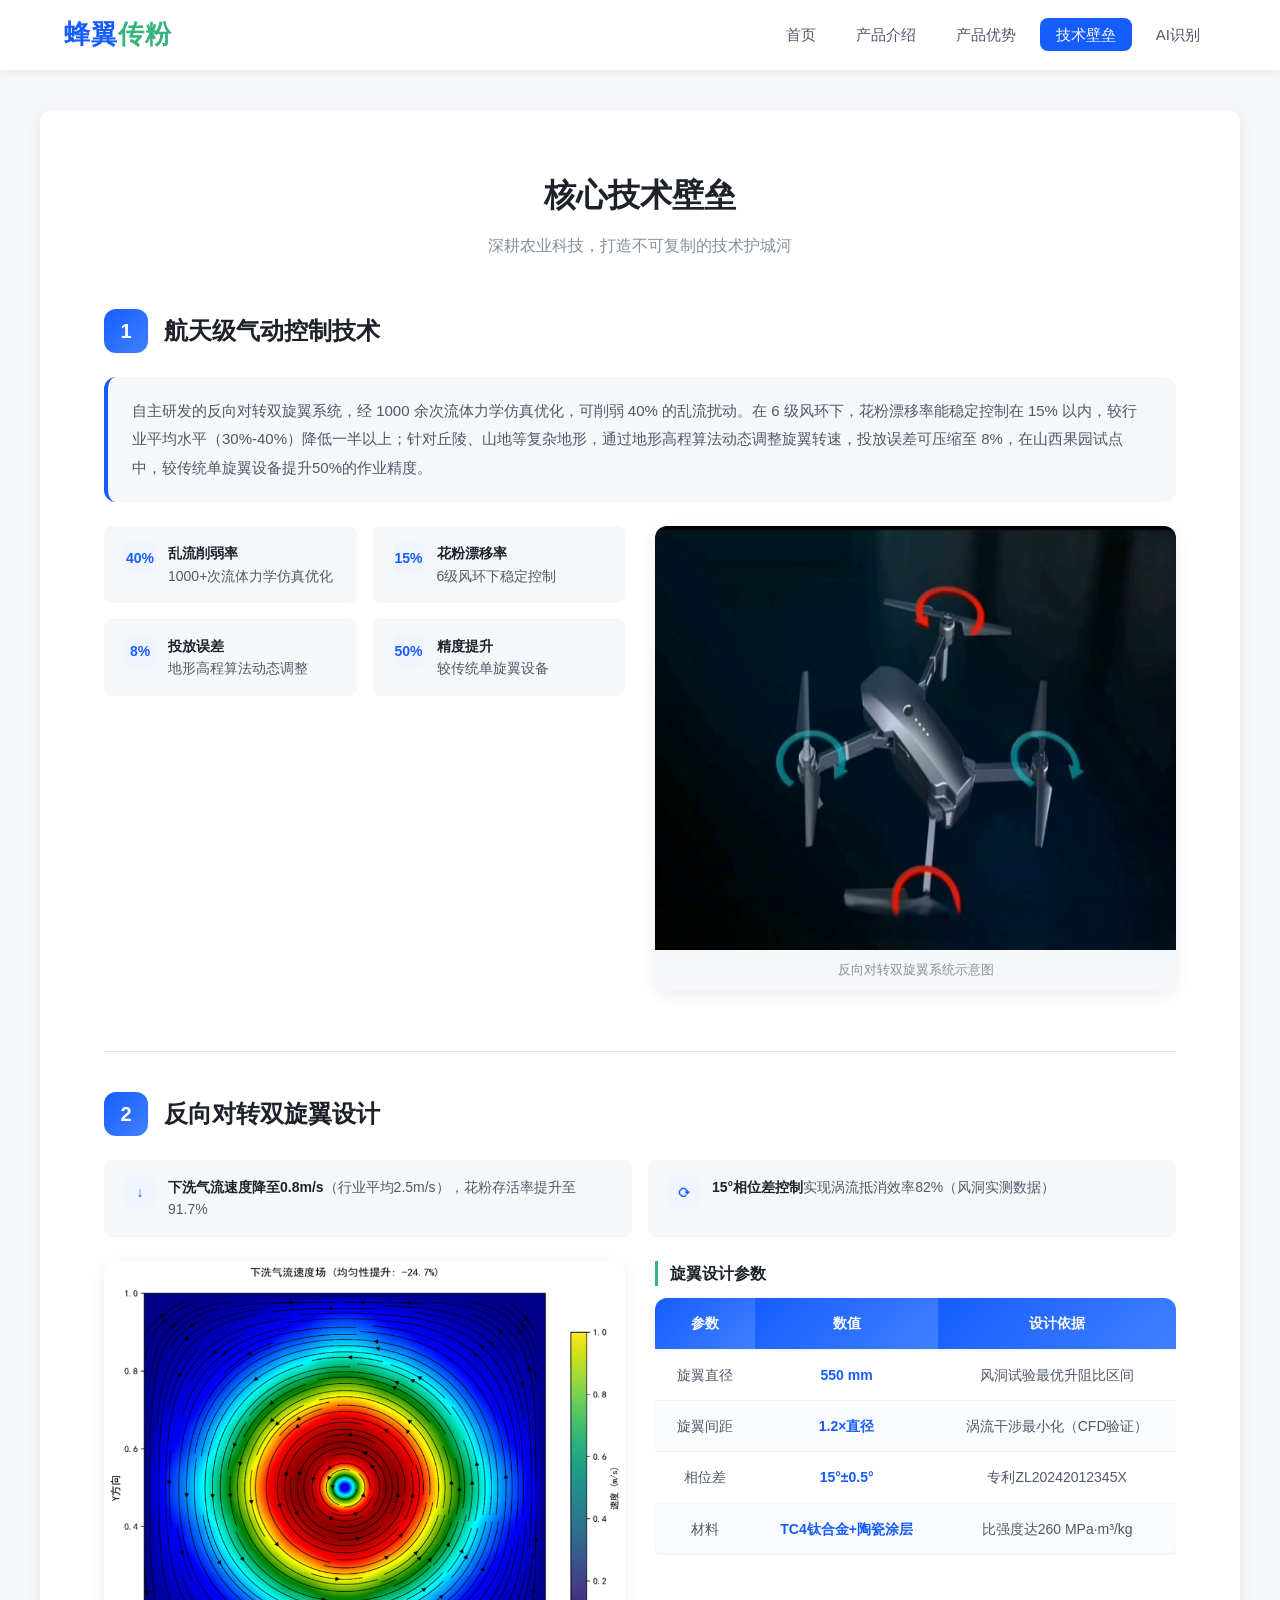
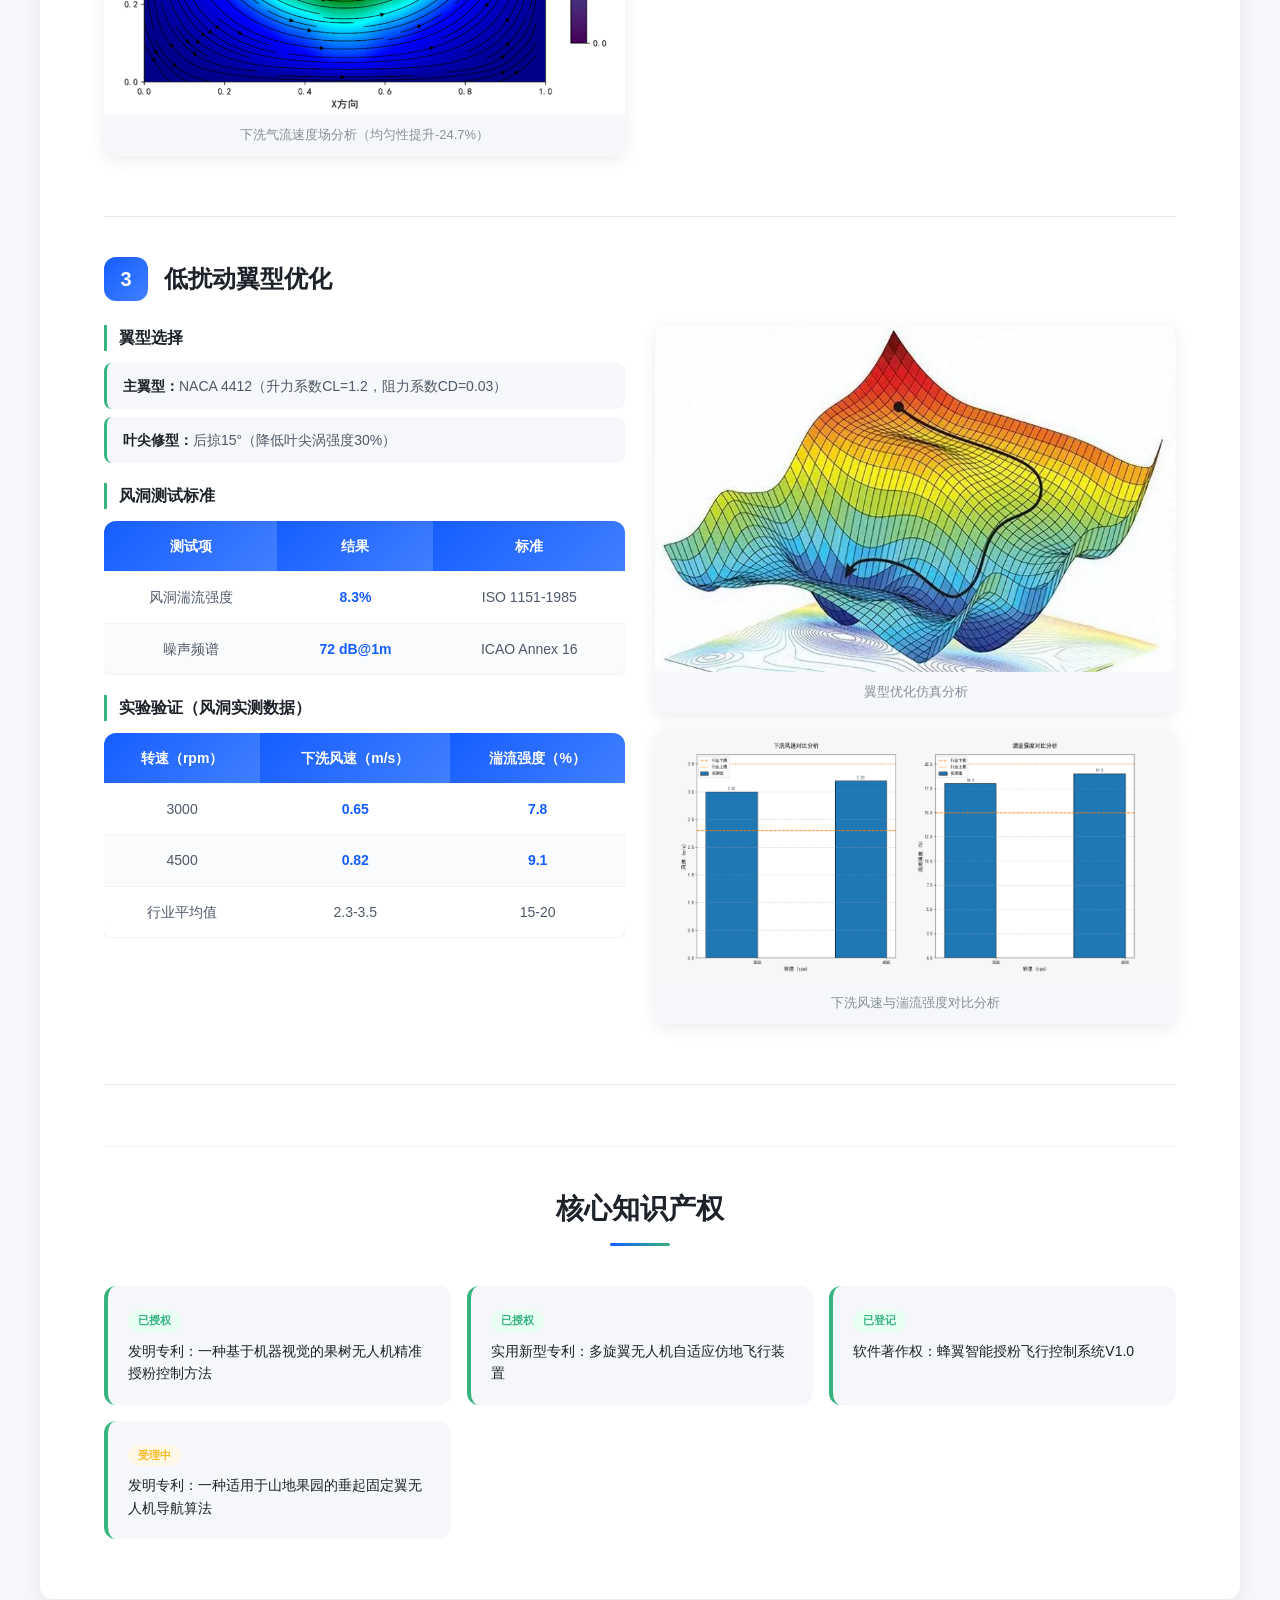
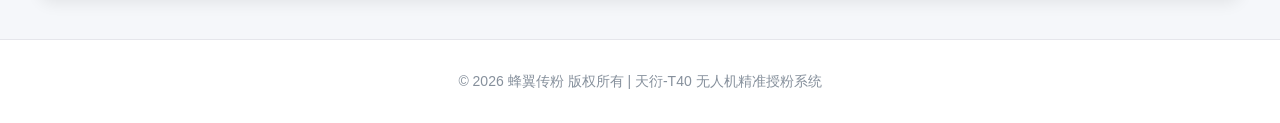
<file: tech.html>
<!DOCTYPE html>
<html lang="zh-CN">
<head>
    <meta charset="UTF-8">
    <meta name="viewport" content="width=device-width, initial-scale=1.0">
    <title>蜂翼传粉 - 技术壁垒</title>
    <link rel="stylesheet" href="css/style.css">
    <style>
        /* ===== 技术模块 ===== */
        .tech-module {
            margin-bottom: 60px;
        }

        .tech-module:last-child {
            margin-bottom: 0;
        }

        .tech-module-header {
            display: flex;
            align-items: center;
            gap: 16px;
            margin-bottom: 24px;
        }

        .tech-num {
            width: 44px;
            height: 44px;
            border-radius: 12px;
            background: linear-gradient(135deg, var(--primary-blue), #4080FF);
            color: var(--white);
            display: flex;
            align-items: center;
            justify-content: center;
            font-weight: 800;
            font-size: 20px;
            flex-shrink: 0;
        }

        .tech-module-header h2 {
            font-size: 24px;
            color: var(--dark-text);
        }

        .tech-module-desc {
            font-size: 15px;
            line-height: 1.9;
            color: var(--body-text);
            margin-bottom: 24px;
            padding: 20px 24px;
            background: var(--light-bg);
            border-radius: var(--radius);
            border-left: 4px solid var(--primary-blue);
        }

        /* ===== 图文并排 ===== */
        .tech-content {
            display: grid;
            grid-template-columns: 1fr 1fr;
            gap: 30px;
            align-items: start;
        }

        .tech-content.reverse {
            direction: rtl;
        }

        .tech-content.reverse > * {
            direction: ltr;
        }

        .tech-img-group {
            display: flex;
            flex-direction: column;
            gap: 16px;
        }

        .tech-img-item {
            border-radius: var(--radius);
            overflow: hidden;
            box-shadow: var(--shadow);
        }

        .tech-img-item img {
            width: 100%;
            display: block;
        }

        .tech-img-caption {
            padding: 10px 16px;
            background: var(--light-bg);
            font-size: 13px;
            color: var(--light-text);
            text-align: center;
        }

        /* ===== 参数表 ===== */
        .tech-table-wrap {
            overflow-x: auto;
            margin-bottom: 20px;
        }

        .tech-table-title {
            font-size: 16px;
            font-weight: 600;
            color: var(--dark-text);
            margin-bottom: 12px;
            padding-left: 12px;
            border-left: 3px solid var(--primary-green);
        }

        /* ===== 数据要点 ===== */
        .key-points {
            display: grid;
            grid-template-columns: repeat(auto-fit, minmax(250px, 1fr));
            gap: 16px;
            margin-bottom: 24px;
        }

        .key-point {
            padding: 16px 20px;
            background: var(--light-bg);
            border-radius: 8px;
            display: flex;
            align-items: flex-start;
            gap: 12px;
        }

        .key-point-icon {
            width: 32px;
            height: 32px;
            border-radius: 8px;
            background: #EFF4FF;
            color: var(--primary-blue);
            display: flex;
            align-items: center;
            justify-content: center;
            font-weight: 700;
            font-size: 14px;
            flex-shrink: 0;
        }

        .key-point-text {
            font-size: 14px;
            color: var(--body-text);
            line-height: 1.6;
        }

        .key-point-text strong {
            color: var(--dark-text);
        }

        /* ===== 翼型参数 ===== */
        .spec-list {
            list-style: none;
            margin-bottom: 20px;
        }

        .spec-list li {
            padding: 12px 16px;
            background: var(--light-bg);
            border-radius: 8px;
            margin-bottom: 8px;
            font-size: 14px;
            color: var(--body-text);
            border-left: 3px solid var(--primary-green);
        }

        .spec-list li strong {
            color: var(--dark-text);
        }

        /* ===== 专利 ===== */
        .patents-section {
            margin-top: 60px;
            padding-top: 40px;
            border-top: 2px solid var(--light-bg);
        }

        .patent-grid {
            display: grid;
            grid-template-columns: repeat(auto-fit, minmax(280px, 1fr));
            gap: 16px;
        }

        .patent-item {
            padding: 20px;
            background: var(--light-bg);
            border-radius: var(--radius);
            border-left: 4px solid var(--primary-green);
            transition: var(--transition);
        }

        .patent-item:hover {
            background: var(--white);
            box-shadow: var(--shadow);
        }

        .patent-type {
            display: inline-block;
            padding: 2px 10px;
            border-radius: 12px;
            font-size: 11px;
            font-weight: 600;
            margin-bottom: 8px;
        }

        .patent-type.granted {
            background: #E8FFF3;
            color: var(--primary-green);
        }

        .patent-type.pending {
            background: #FFF7E8;
            color: #F7BA1E;
        }

        .patent-name {
            font-size: 14px;
            color: var(--dark-text);
            line-height: 1.6;
        }

        @media (max-width: 768px) {
            .tech-content {
                grid-template-columns: 1fr;
            }

            .tech-content.reverse {
                direction: ltr;
            }
        }
    </style>
</head>
<body>
    <!-- 导航 -->
    <nav class="navbar">
        <div class="nav-container">
            <a href="index.html" class="logo">蜂翼<span>传粉</span></a>
            <ul class="nav-menu">
                <li><a href="index.html">首页</a></li>
                <li><a href="product.html">产品介绍</a></li>
                <li><a href="advantage.html">产品优势</a></li>
                <li><a href="tech.html" class="active">技术壁垒</a></li>
                <li><a href="ai-vision.html">AI识别</a></li>
            </ul>
        </div>
    </nav>

    <section class="container">
        <h1 class="page-title">核心技术壁垒</h1>
        <p class="sub-title">深耕农业科技，打造不可复制的技术护城河</p>

        <!-- 技术1：航天级气动控制 -->
        <div class="tech-module">
            <div class="tech-module-header">
                <span class="tech-num">1</span>
                <h2>航天级气动控制技术</h2>
            </div>
            <div class="tech-module-desc">
                自主研发的反向对转双旋翼系统，经 1000 余次流体力学仿真优化，可削弱 40% 的乱流扰动。在 6 级风环下，花粉漂移率能稳定控制在 15% 以内，较行业平均水平（30%-40%）降低一半以上；针对丘陵、山地等复杂地形，通过地形高程算法动态调整旋翼转速，投放误差可压缩至 8%，在山西果园试点中，较传统单旋翼设备提升50%的作业精度。
            </div>
            <div class="tech-content">
                <div>
                    <div class="key-points">
                        <div class="key-point">
                            <div class="key-point-icon">40%</div>
                            <div class="key-point-text"><strong>乱流削弱率</strong><br>1000+次流体力学仿真优化</div>
                        </div>
                        <div class="key-point">
                            <div class="key-point-icon">15%</div>
                            <div class="key-point-text"><strong>花粉漂移率</strong><br>6级风环下稳定控制</div>
                        </div>
                        <div class="key-point">
                            <div class="key-point-icon">8%</div>
                            <div class="key-point-text"><strong>投放误差</strong><br>地形高程算法动态调整</div>
                        </div>
                        <div class="key-point">
                            <div class="key-point-icon">50%</div>
                            <div class="key-point-text"><strong>精度提升</strong><br>较传统单旋翼设备</div>
                        </div>
                    </div>
                </div>
                <div class="tech-img-group">
                    <div class="tech-img-item">
                        <img src="images/image3.png" alt="反向对转双旋翼">
                        <div class="tech-img-caption">反向对转双旋翼系统示意图</div>
                    </div>
                </div>
            </div>
        </div>

        <div class="divider"></div>

        <!-- 技术2：反向对转双旋翼设计 -->
        <div class="tech-module">
            <div class="tech-module-header">
                <span class="tech-num">2</span>
                <h2>反向对转双旋翼设计</h2>
            </div>
            <div class="key-points">
                <div class="key-point">
                    <div class="key-point-icon">↓</div>
                    <div class="key-point-text"><strong>下洗气流速度降至0.8m/s</strong>（行业平均2.5m/s），花粉存活率提升至91.7%</div>
                </div>
                <div class="key-point">
                    <div class="key-point-icon">⟳</div>
                    <div class="key-point-text"><strong>15°相位差控制</strong>实现涡流抵消效率82%（风洞实测数据）</div>
                </div>
            </div>

            <div class="tech-content reverse">
                <div>
                    <div class="tech-table-title">旋翼设计参数</div>
                    <div class="tech-table-wrap">
                        <table class="data-table">
                            <thead>
                                <tr>
                                    <th>参数</th>
                                    <th>数值</th>
                                    <th>设计依据</th>
                                </tr>
                            </thead>
                            <tbody>
                                <tr>
                                    <td>旋翼直径</td>
                                    <td class="highlight">550 mm</td>
                                    <td>风洞试验最优升阻比区间</td>
                                </tr>
                                <tr>
                                    <td>旋翼间距</td>
                                    <td class="highlight">1.2×直径</td>
                                    <td>涡流干涉最小化（CFD验证）</td>
                                </tr>
                                <tr>
                                    <td>相位差</td>
                                    <td class="highlight">15°±0.5°</td>
                                    <td>专利ZL20242012345X</td>
                                </tr>
                                <tr>
                                    <td>材料</td>
                                    <td class="highlight">TC4钛合金+陶瓷涂层</td>
                                    <td>比强度达260 MPa·m³/kg</td>
                                </tr>
                            </tbody>
                        </table>
                    </div>
                </div>
                <div class="tech-img-group">
                    <div class="tech-img-item">
                        <img src="images/image5.png" alt="下洗气流速度场">
                        <div class="tech-img-caption">下洗气流速度场分析（均匀性提升-24.7%）</div>
                    </div>
                </div>
            </div>
        </div>

        <div class="divider"></div>

        <!-- 技术3：低扰动翼型优化 -->
        <div class="tech-module">
            <div class="tech-module-header">
                <span class="tech-num">3</span>
                <h2>低扰动翼型优化</h2>
            </div>
            <div class="tech-content">
                <div>
                    <div class="tech-table-title">翼型选择</div>
                    <ul class="spec-list">
                        <li><strong>主翼型：</strong>NACA 4412（升力系数CL=1.2，阻力系数CD=0.03）</li>
                        <li><strong>叶尖修型：</strong>后掠15°（降低叶尖涡强度30%）</li>
                    </ul>

                    <div class="tech-table-title">风洞测试标准</div>
                    <div class="tech-table-wrap">
                        <table class="data-table">
                            <thead>
                                <tr>
                                    <th>测试项</th>
                                    <th>结果</th>
                                    <th>标准</th>
                                </tr>
                            </thead>
                            <tbody>
                                <tr>
                                    <td>风洞湍流强度</td>
                                    <td class="highlight">8.3%</td>
                                    <td>ISO 1151-1985</td>
                                </tr>
                                <tr>
                                    <td>噪声频谱</td>
                                    <td class="highlight">72 dB@1m</td>
                                    <td>ICAO Annex 16</td>
                                </tr>
                            </tbody>
                        </table>
                    </div>

                    <div class="tech-table-title">实验验证（风洞实测数据）</div>
                    <div class="tech-table-wrap">
                        <table class="data-table">
                            <thead>
                                <tr>
                                    <th>转速（rpm）</th>
                                    <th>下洗风速（m/s）</th>
                                    <th>湍流强度（%）</th>
                                </tr>
                            </thead>
                            <tbody>
                                <tr>
                                    <td>3000</td>
                                    <td class="highlight">0.65</td>
                                    <td class="highlight">7.8</td>
                                </tr>
                                <tr>
                                    <td>4500</td>
                                    <td class="highlight">0.82</td>
                                    <td class="highlight">9.1</td>
                                </tr>
                                <tr>
                                    <td>行业平均值</td>
                                    <td>2.3-3.5</td>
                                    <td>15-20</td>
                                </tr>
                            </tbody>
                        </table>
                    </div>
                </div>
                <div class="tech-img-group">
                    <div class="tech-img-item">
                        <img src="images/image4.jpeg" alt="翼型优化报告">
                        <div class="tech-img-caption">翼型优化仿真分析</div>
                    </div>
                    <div class="tech-img-item">
                        <img src="images/image6.png" alt="下洗风速对比分析">
                        <div class="tech-img-caption">下洗风速与湍流强度对比分析</div>
                    </div>
                </div>
            </div>
        </div>

        <div class="divider"></div>

        <!-- 核心知识产权 -->
        <div class="patents-section">
            <h2 class="section-title">核心知识产权</h2>
            <div class="patent-grid">
                <div class="patent-item">
                    <span class="patent-type granted">已授权</span>
                    <div class="patent-name">发明专利：一种基于机器视觉的果树无人机精准授粉控制方法</div>
                </div>
                <div class="patent-item">
                    <span class="patent-type granted">已授权</span>
                    <div class="patent-name">实用新型专利：多旋翼无人机自适应仿地飞行装置</div>
                </div>
                <div class="patent-item">
                    <span class="patent-type granted">已登记</span>
                    <div class="patent-name">软件著作权：蜂翼智能授粉飞行控制系统V1.0</div>
                </div>
                <div class="patent-item">
                    <span class="patent-type pending">受理中</span>
                    <div class="patent-name">发明专利：一种适用于山地果园的垂起固定翼无人机导航算法</div>
                </div>
            </div>
        </div>
    </section>

    <!-- 页脚 -->
    <footer class="footer">
        <p>© 2026 蜂翼传粉 版权所有 | 天衍-T40 无人机精准授粉系统</p>
    </footer>
</body>
</html>
</file>
<file: css/style.css>
/* ========== 全局重置与变量 ========== */
* {
    margin: 0;
    padding: 0;
    box-sizing: border-box;
    font-family: "Microsoft YaHei", "PingFang SC", sans-serif;
}

:root {
    --primary-blue: #165DFF;
    --primary-green: #36B37E;
    --light-bg: #F5F7FA;
    --dark-text: #1D2129;
    --body-text: #4E5969;
    --light-text: #86909C;
    --white: #fff;
    --shadow: 0 4px 16px rgba(0, 0, 0, 0.08);
    --shadow-hover: 0 8px 24px rgba(0, 0, 0, 0.15);
    --radius: 12px;
    --transition: all 0.3s ease;
}

html {
    scroll-behavior: smooth;
}

body {
    background-color: var(--light-bg);
    color: var(--body-text);
    line-height: 1.6;
}

a {
    text-decoration: none;
    color: inherit;
}

img {
    max-width: 100%;
    display: block;
}

/* ========== 导航栏 ========== */
.navbar {
    background: var(--white);
    position: sticky;
    top: 0;
    box-shadow: 0 2px 8px rgba(0, 0, 0, 0.06);
    z-index: 100;
    padding: 0 5%;
}

.nav-container {
    max-width: 1200px;
    margin: 0 auto;
    display: flex;
    justify-content: space-between;
    align-items: center;
    height: 70px;
}

.logo {
    font-size: 26px;
    font-weight: bold;
    color: var(--primary-blue);
    text-decoration: none;
    letter-spacing: 1px;
}

.logo span {
    color: var(--primary-green);
}

.nav-menu {
    display: flex;
    list-style: none;
    gap: 8px;
}

.nav-menu a {
    color: var(--body-text);
    text-decoration: none;
    font-weight: 500;
    padding: 8px 16px;
    border-radius: 8px;
    transition: var(--transition);
    font-size: 15px;
}

.nav-menu a:hover {
    color: var(--primary-blue);
    background: #EFF4FF;
}

.nav-menu a.active {
    color: var(--white);
    background: var(--primary-blue);
}

/* ========== 通用容器 ========== */
.container {
    max-width: 1200px;
    margin: 40px auto;
    padding: 60px 5%;
    background: var(--white);
    border-radius: var(--radius);
    box-shadow: var(--shadow);
}

/* ========== 页面标题 ========== */
.page-title {
    text-align: center;
    font-size: 32px;
    margin-bottom: 12px;
    color: var(--dark-text);
    font-weight: 700;
}

.sub-title {
    text-align: center;
    color: var(--light-text);
    margin-bottom: 50px;
    font-size: 16px;
}

.section-title {
    text-align: center;
    font-size: 28px;
    margin-bottom: 40px;
    color: var(--dark-text);
    font-weight: 700;
    position: relative;
}

.section-title::after {
    content: "";
    display: block;
    width: 60px;
    height: 3px;
    background: linear-gradient(90deg, var(--primary-blue), var(--primary-green));
    margin: 12px auto 0;
    border-radius: 2px;
}

/* ========== 页脚 ========== */
.footer {
    text-align: center;
    padding: 30px 20px;
    color: var(--light-text);
    background: var(--white);
    margin-top: 40px;
    border-top: 1px solid #E5E6EB;
    font-size: 14px;
}

/* ========== 通用卡片 ========== */
.card {
    background: var(--white);
    border-radius: var(--radius);
    box-shadow: var(--shadow);
    overflow: hidden;
    transition: var(--transition);
}

.card:hover {
    transform: translateY(-4px);
    box-shadow: var(--shadow-hover);
}

/* ========== 通用表格 ========== */
.data-table {
    width: 100%;
    border-collapse: collapse;
    border-radius: var(--radius);
    overflow: hidden;
    box-shadow: var(--shadow);
    font-size: 14px;
}

.data-table th,
.data-table td {
    padding: 14px 18px;
    text-align: center;
    border-bottom: 1px solid #F2F3F5;
}

.data-table th {
    background: linear-gradient(135deg, var(--primary-blue), #4080FF);
    color: var(--white);
    font-weight: 600;
    font-size: 14px;
}

.data-table tr:nth-child(even) {
    background: #FAFBFC;
}

.data-table tr:hover {
    background: #F2F3F5;
}

.highlight {
    color: var(--primary-blue);
    font-weight: 700;
}

/* ========== 标签/徽章 ========== */
.badge {
    display: inline-block;
    padding: 4px 12px;
    border-radius: 20px;
    font-size: 12px;
    font-weight: 600;
}

.badge-blue {
    background: #EFF4FF;
    color: var(--primary-blue);
}

.badge-green {
    background: #E8FFF3;
    color: var(--primary-green);
}

/* ========== 图片容器 ========== */
.img-container {
    border-radius: var(--radius);
    overflow: hidden;
    box-shadow: var(--shadow);
}

.img-container img {
    width: 100%;
    height: 100%;
    object-fit: cover;
    display: block;
}

/* ========== 分隔线 ========== */
.divider {
    height: 1px;
    background: #E5E6EB;
    margin: 40px 0;
}

/* ========== 响应式 ========== */
@media (max-width: 768px) {
    .nav-container {
        flex-direction: column;
        height: auto;
        padding: 15px 0;
        gap: 10px;
    }

    .nav-menu {
        gap: 4px;
        flex-wrap: wrap;
        justify-content: center;
    }

    .container {
        margin: 20px 10px;
        padding: 30px 4%;
    }

    .page-title {
        font-size: 24px;
    }
}
</file>
